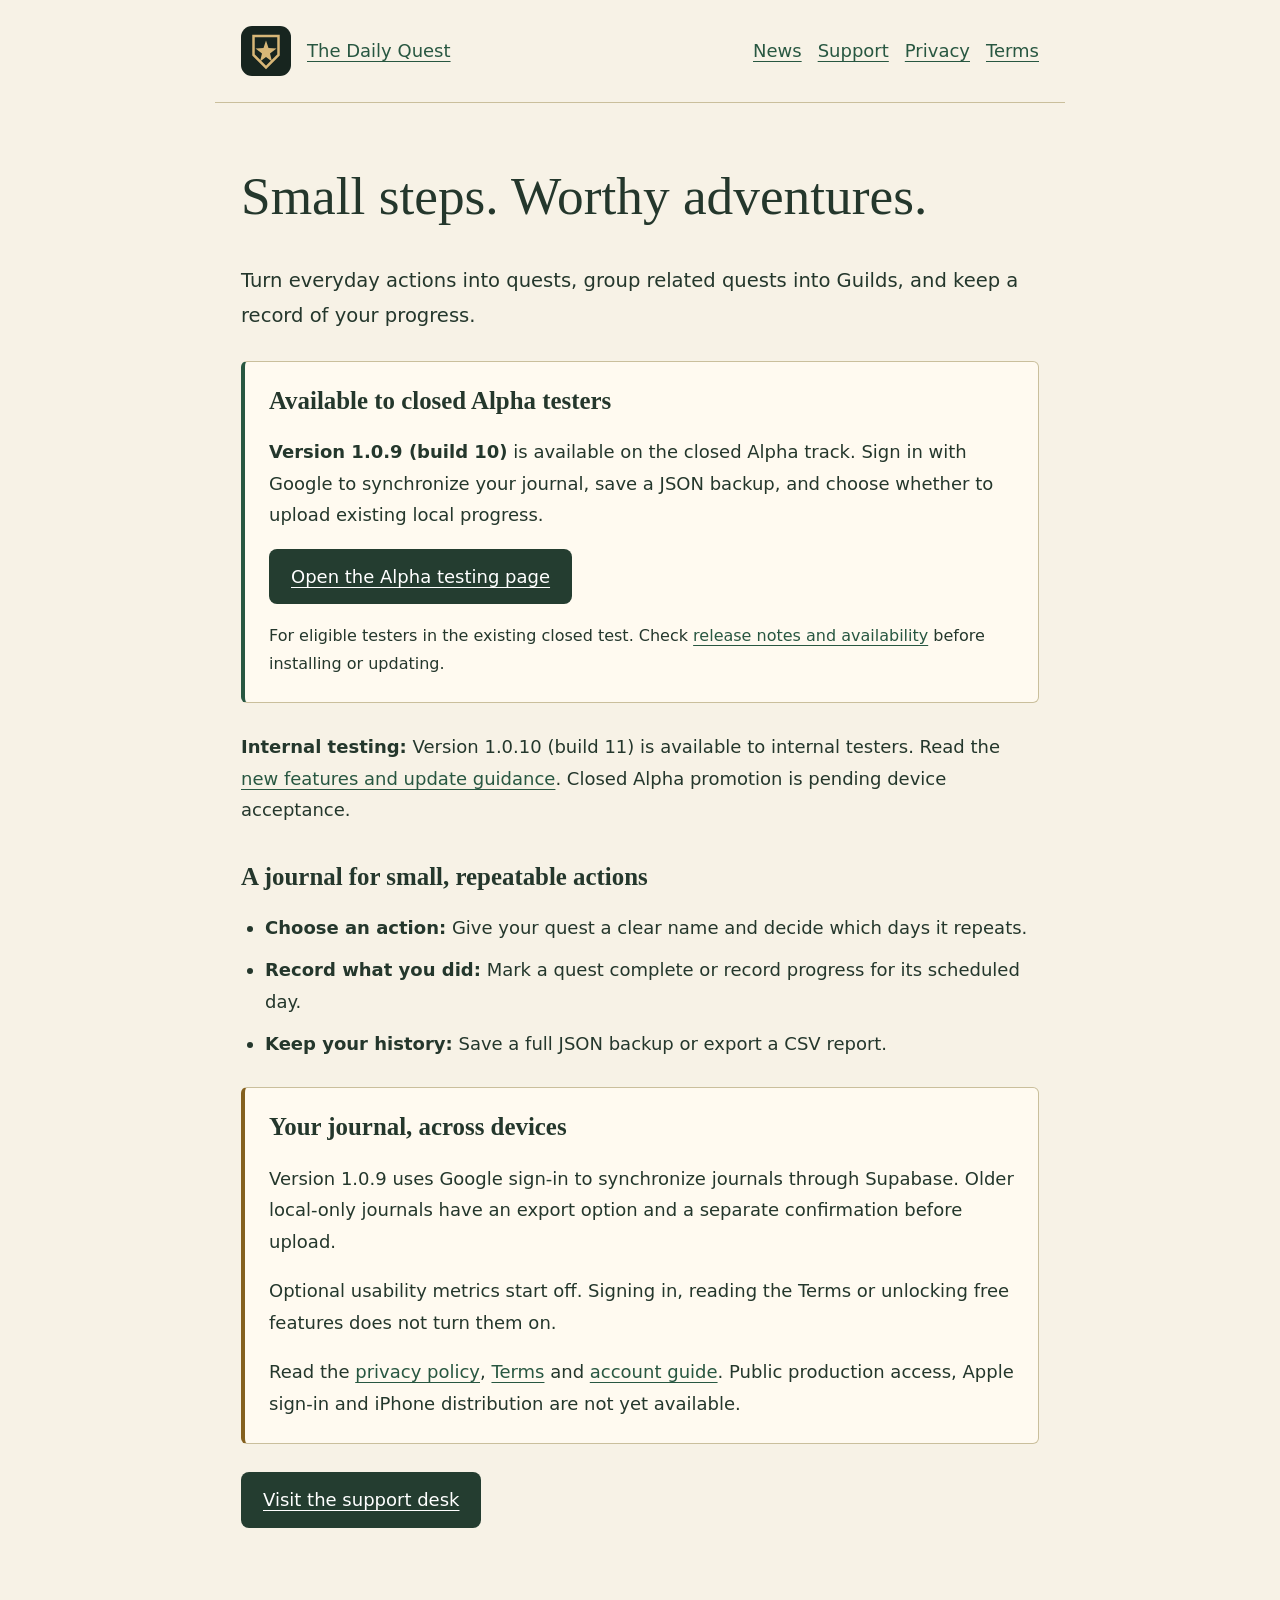
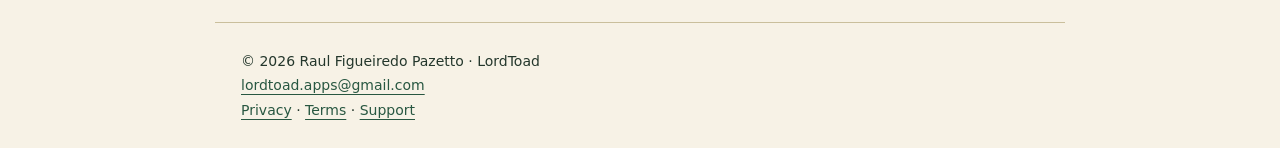
<file: index.html>
<!doctype html>
<html lang="en">
<head>
  <meta charset="utf-8">
  <meta name="viewport" content="width=device-width,initial-scale=1">
  <meta name="description" content="A fantasy quest journal for everyday actions. Find Android testing news, support and version-specific privacy information.">
  <title>Small steps. Worthy adventures. · The Daily Quest</title>
  <link rel="stylesheet" href="style.css">
  <link rel="icon" href="crest.svg">
</head>
<body>
  <a class="skip-link" href="#main">Skip to content</a>
  <header><img src="crest.svg" alt=""><a class="brand" href="./">The Daily Quest</a><nav aria-label="Main"><a href="news/">News</a><a href="support/">Support</a><a href="privacy/">Privacy</a><a href="terms/">Terms</a></nav></header>
  <main id="main" tabindex="-1">
    <h1>Small steps. Worthy adventures.</h1>
    <p class="lead">Turn everyday actions into quests, group related quests into Guilds, and keep a record of your progress.</p>
    <section class="notice" aria-labelledby="available-title">
      <h2 id="available-title">Available to closed Alpha testers</h2>
      <p><strong>Version 1.0.9 (build 10)</strong> is available on the closed Alpha track. Sign in with Google to synchronize your journal, save a JSON backup, and choose whether to upload existing local progress.</p>
      <p><a class="button" href="https://play.google.com/apps/testing/com.lordtoad.thedailyquest">Open the Alpha testing page</a></p>
      <p class="small">For eligible testers in the existing closed test. Check <a href="news/#release-1-0-9">release notes and availability</a> before installing or updating.</p>
    </section>
    <p><strong>Internal testing:</strong> Version 1.0.10 (build 11) is available to internal testers. Read the <a href="news/#release-1-0-10">new features and update guidance</a>. Closed Alpha promotion is pending device acceptance.</p><h2>A journal for small, repeatable actions</h2>
    <ul>
      <li><strong>Choose an action:</strong> Give your quest a clear name and decide which days it repeats.</li>
      <li><strong>Record what you did:</strong> Mark a quest complete or record progress for its scheduled day.</li>
      <li><strong>Keep your history:</strong> Save a full JSON backup or export a CSV report.</li>
    </ul>
    <section class="notice upcoming" aria-labelledby="upcoming-title">
      <h2 id="upcoming-title">Your journal, across devices</h2>
      <p>Version 1.0.9 uses Google sign-in to synchronize journals through Supabase. Older local-only journals have an export option and a separate confirmation before upload.</p>
      <p>Optional usability metrics start off. Signing in, reading the Terms or unlocking free features does not turn them on.</p>
      <p>Read the <a href="privacy/">privacy policy</a>, <a href="terms/">Terms</a> and <a href="support/#account-edition">account guide</a>. Public production access, Apple sign-in and iPhone distribution are not yet available.</p>
    </section>
    <p><a class="button" href="support/">Visit the support desk</a></p>
  </main>
  <footer>© 2026 Raul Figueiredo Pazetto · LordToad<br><a href="mailto:lordtoad.apps@gmail.com">lordtoad.apps@gmail.com</a><br><a href="privacy/">Privacy</a> · <a href="terms/">Terms</a> · <a href="support/">Support</a></footer>
</body>
</html>
</file>
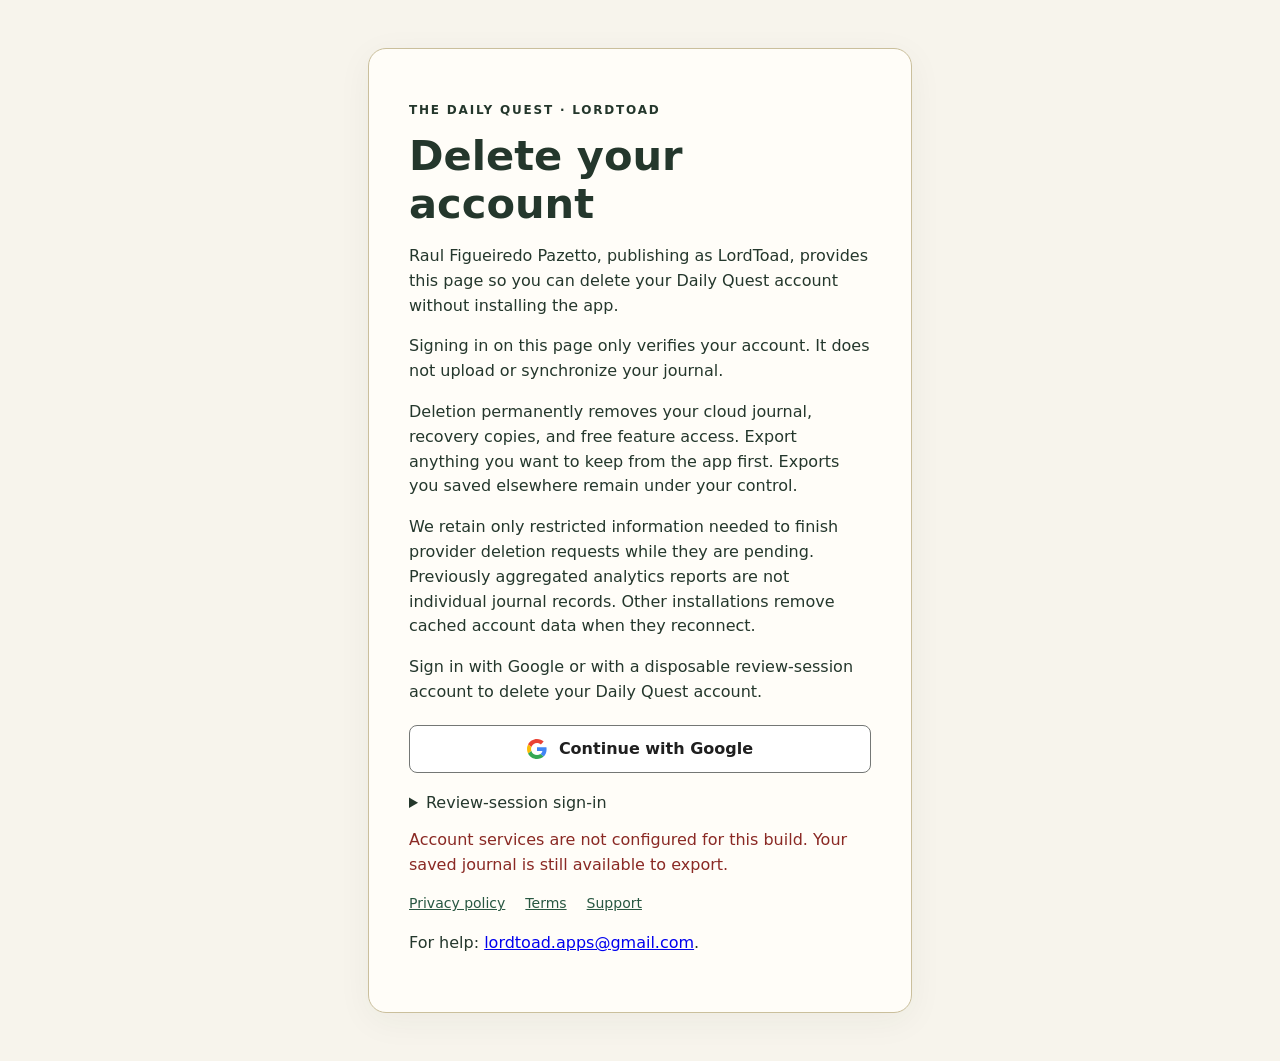
<file: delete-account/index.html>
<!doctype html>
<html lang="en"><head><meta charset="UTF-8"><meta name="viewport" content="width=device-width,initial-scale=1"><meta name="robots" content="noindex"><meta name="description" content="Delete your Daily Quest account and journal without reinstalling the app."><title>Delete account · The Daily Quest</title><style>*,*::before,*::after{box-sizing:border-box}body{margin:0;font-family:system-ui,sans-serif}button,input{font:inherit}button{cursor:pointer}a{overflow-wrap:anywhere}</style>  <script type="module" crossorigin src="./assets/index-0UFPtiDz.js"></script>
  <link rel="stylesheet" crossorigin href="./assets/index-T7b8GHg0.css">
</head><body><div id="root"></div></body></html>
</file>
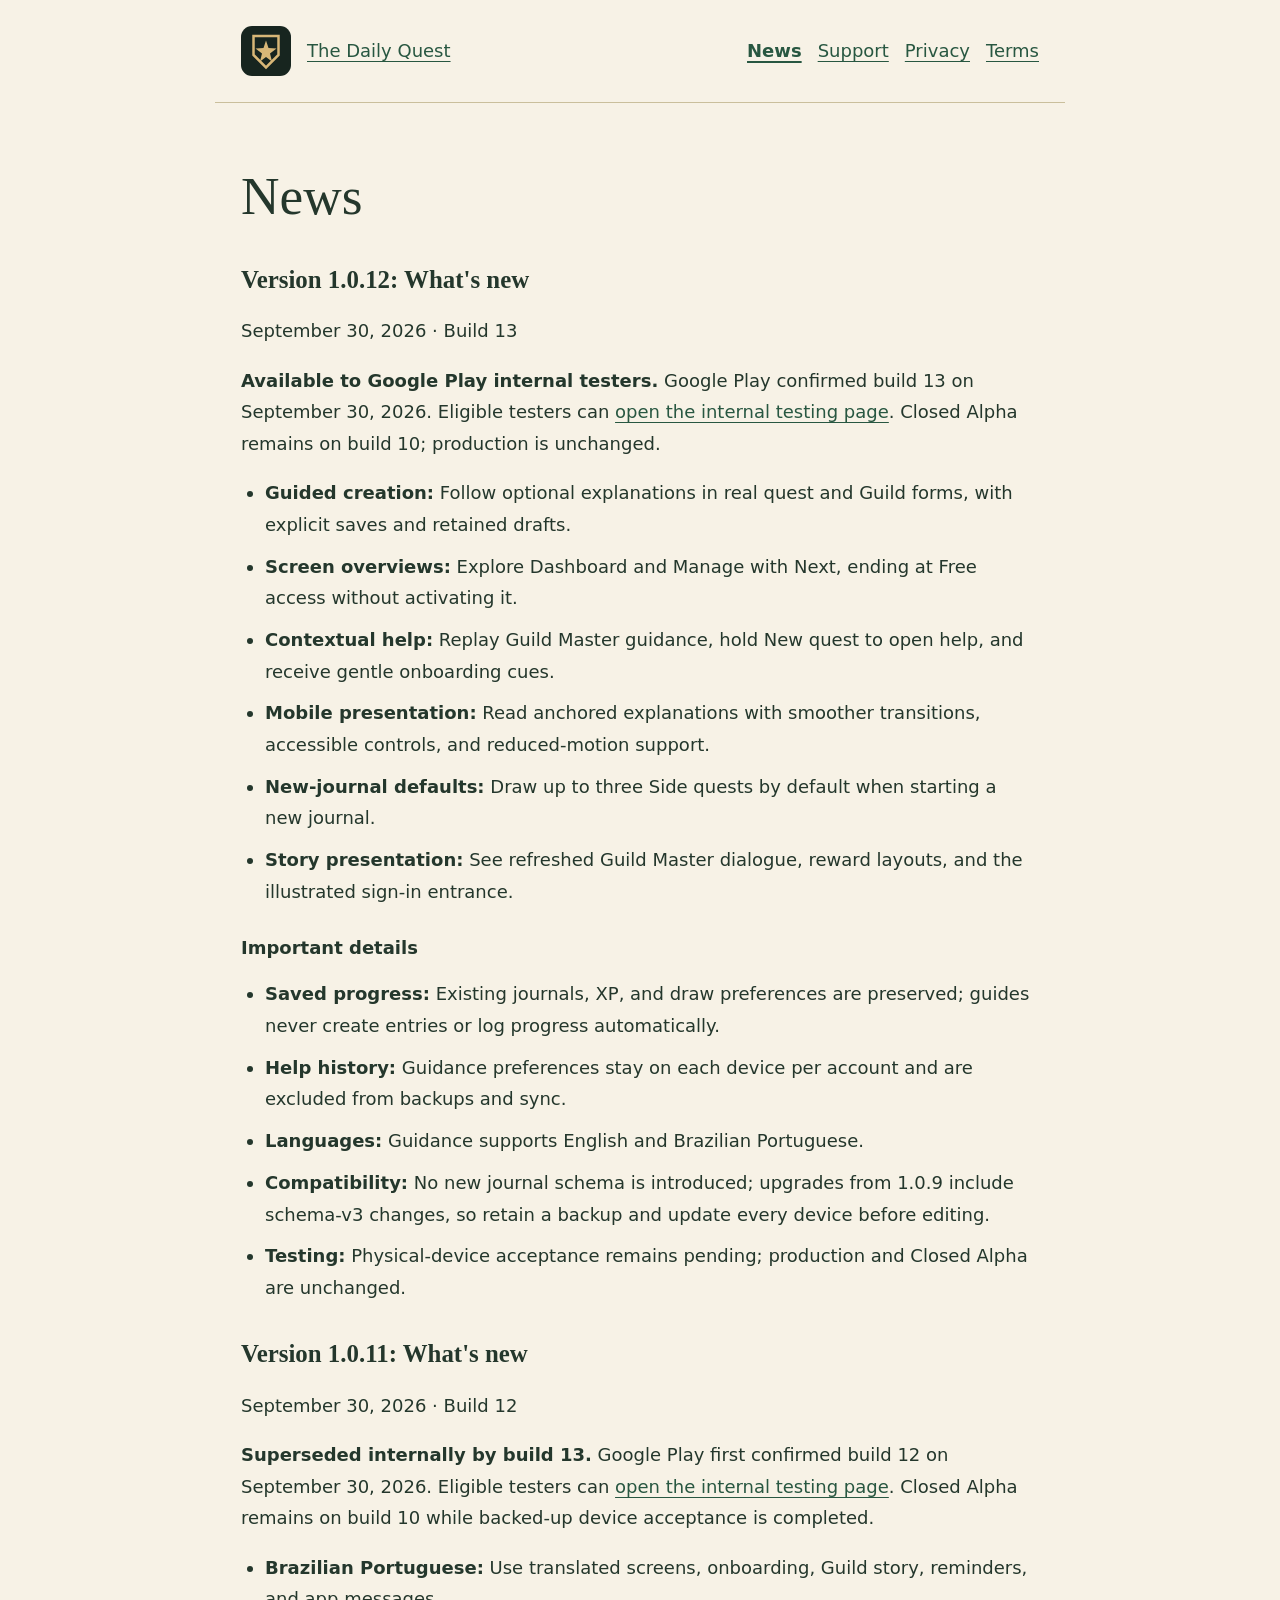
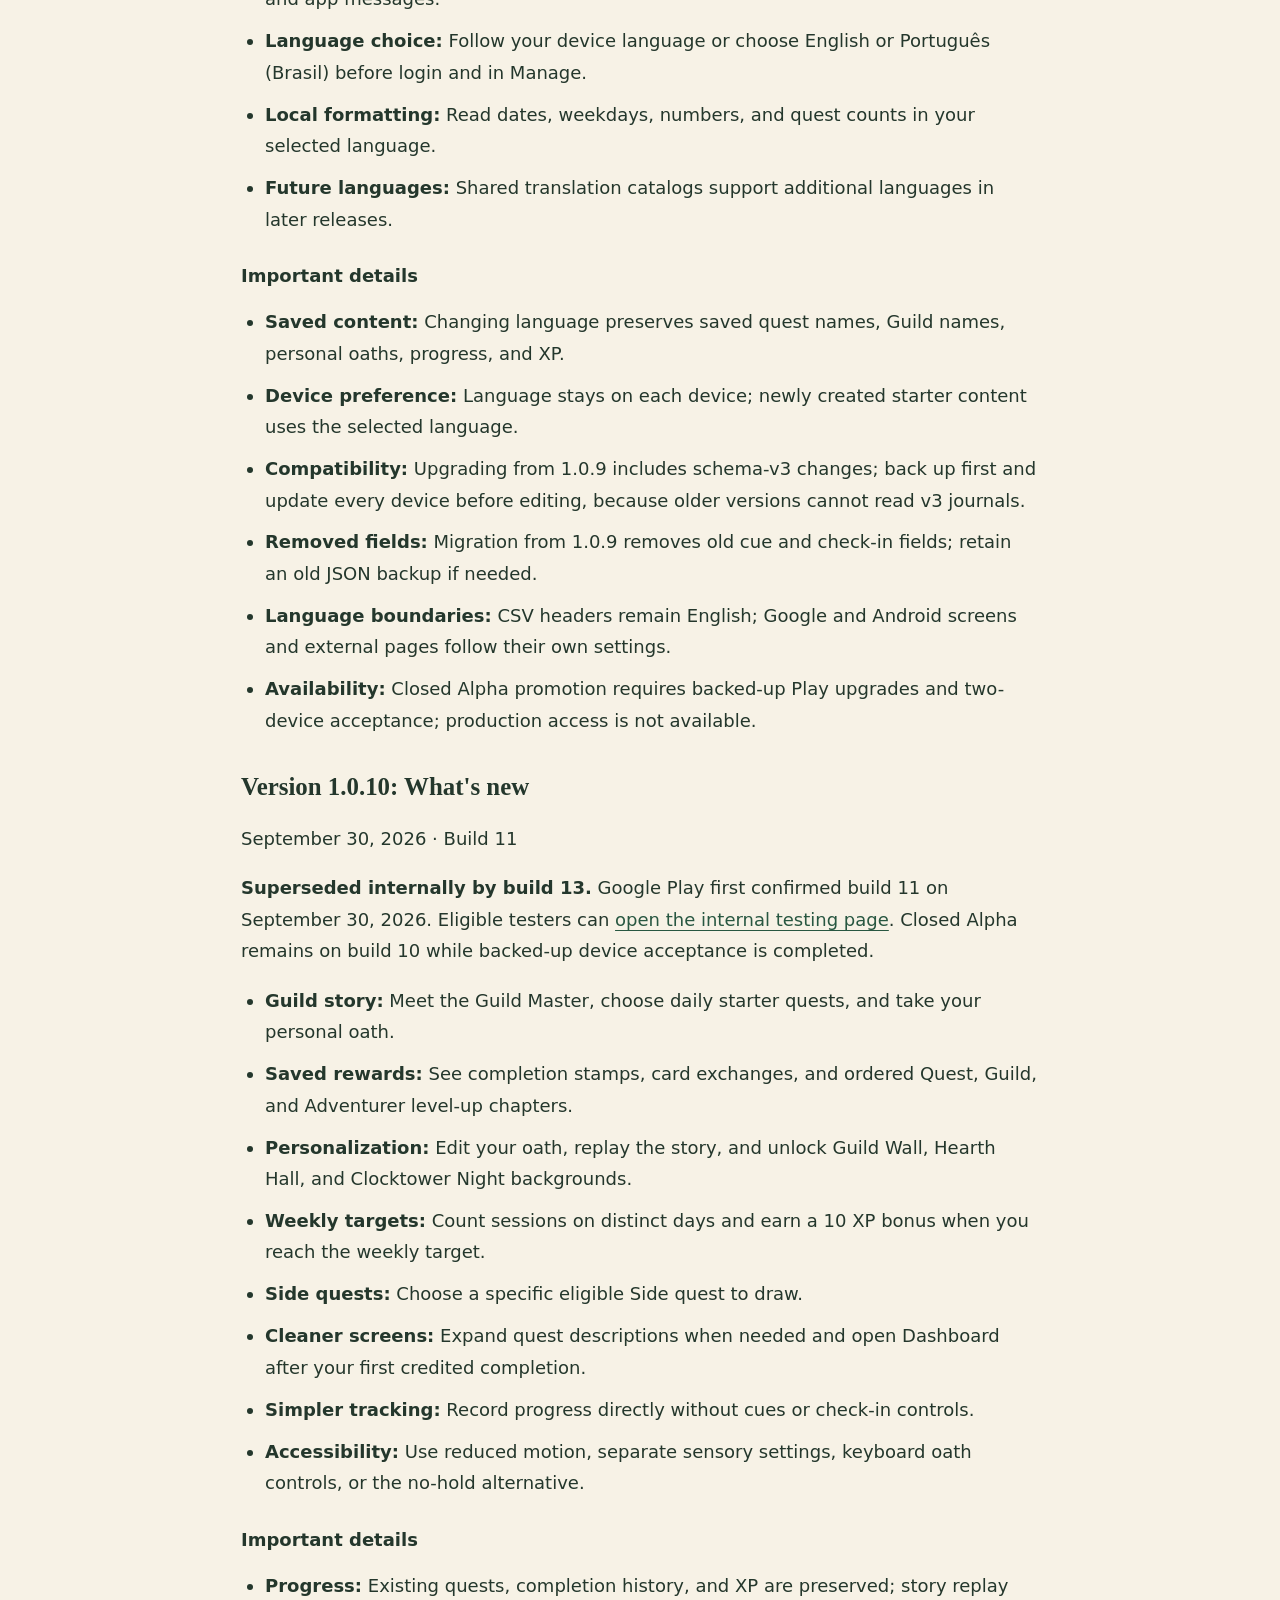
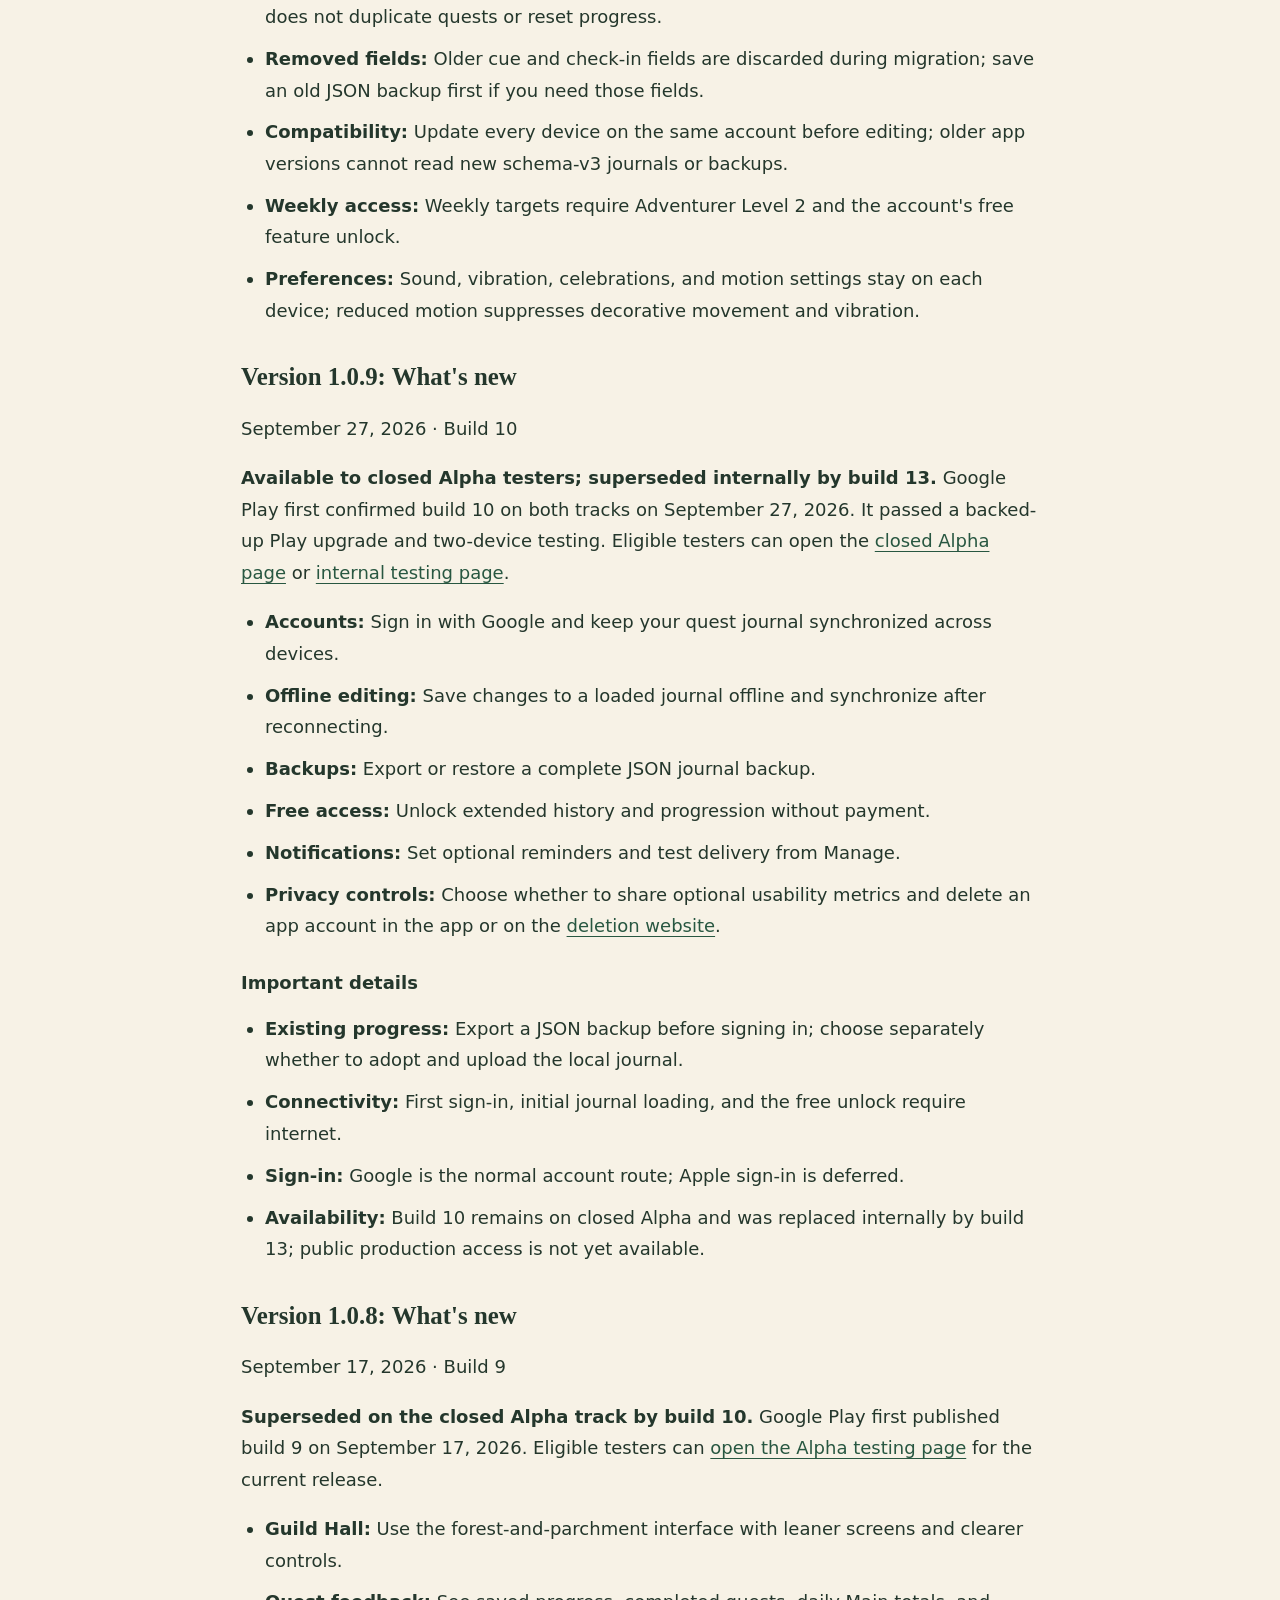
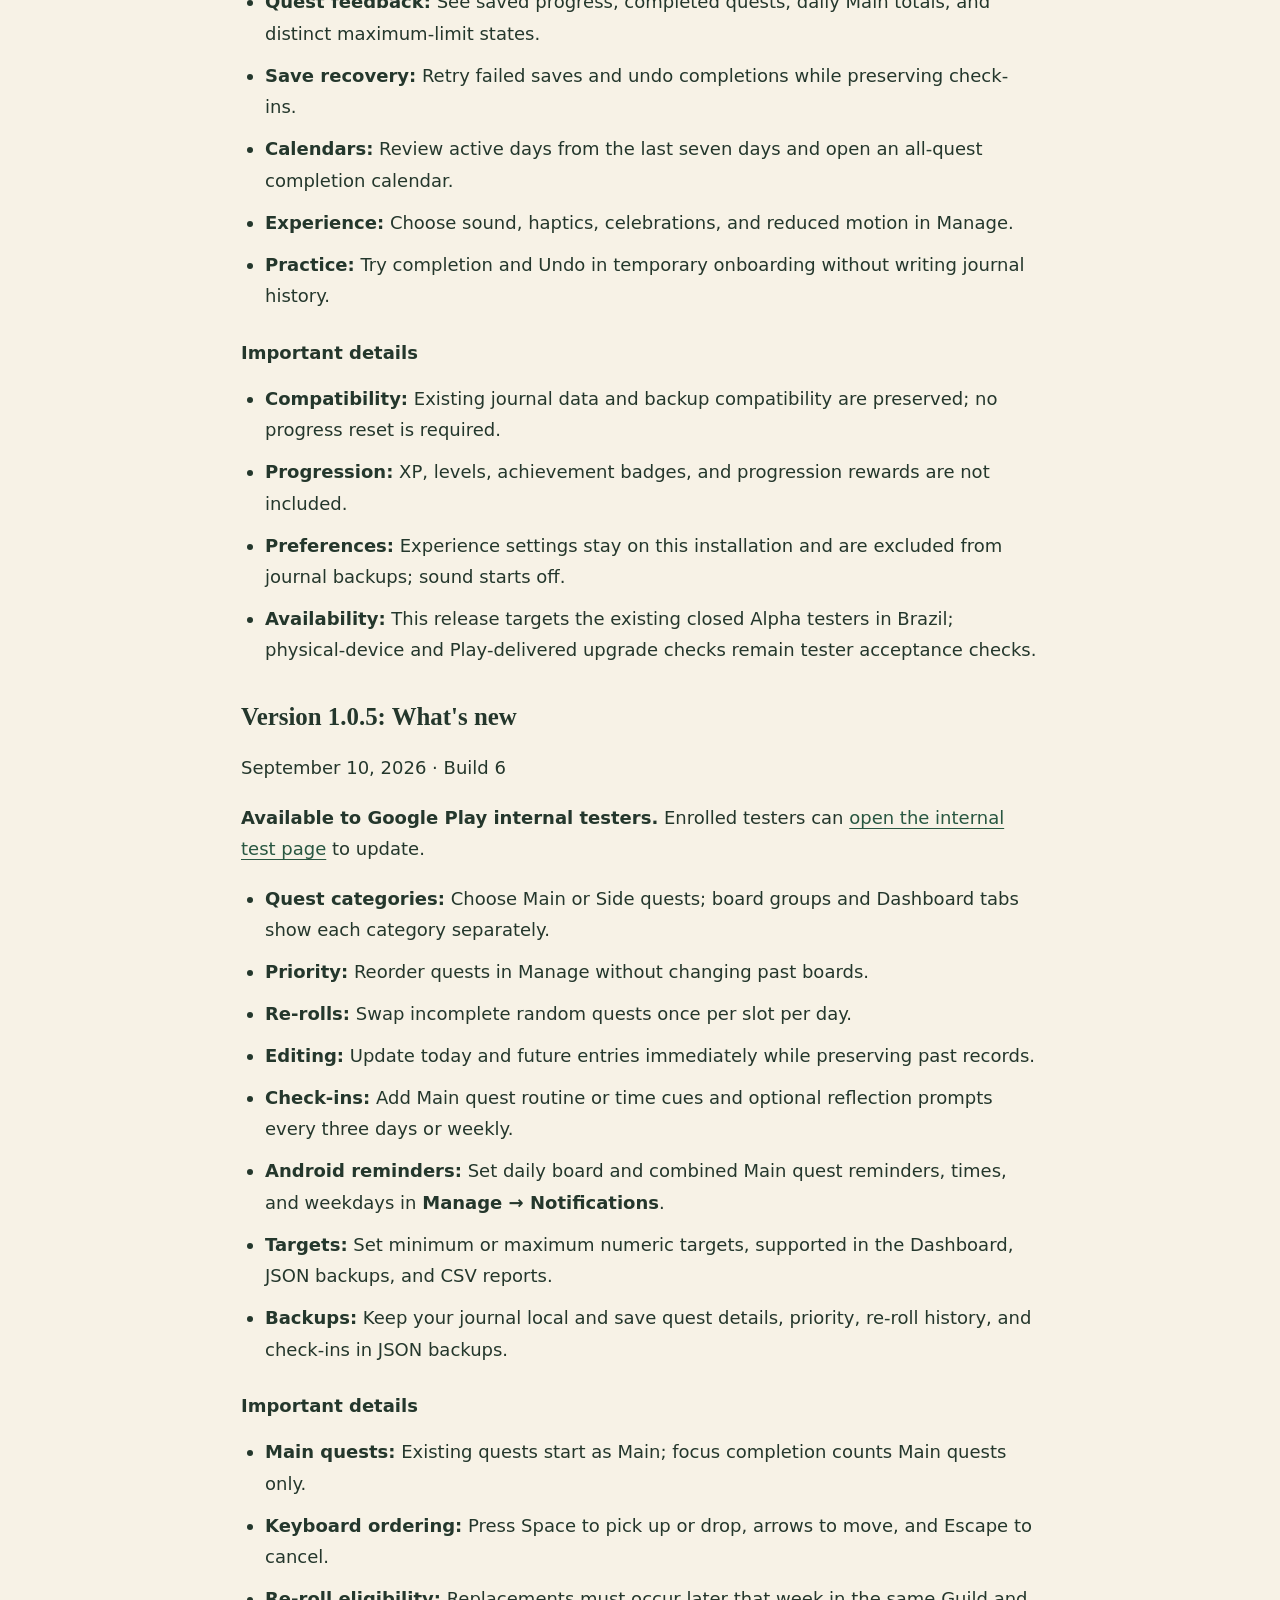
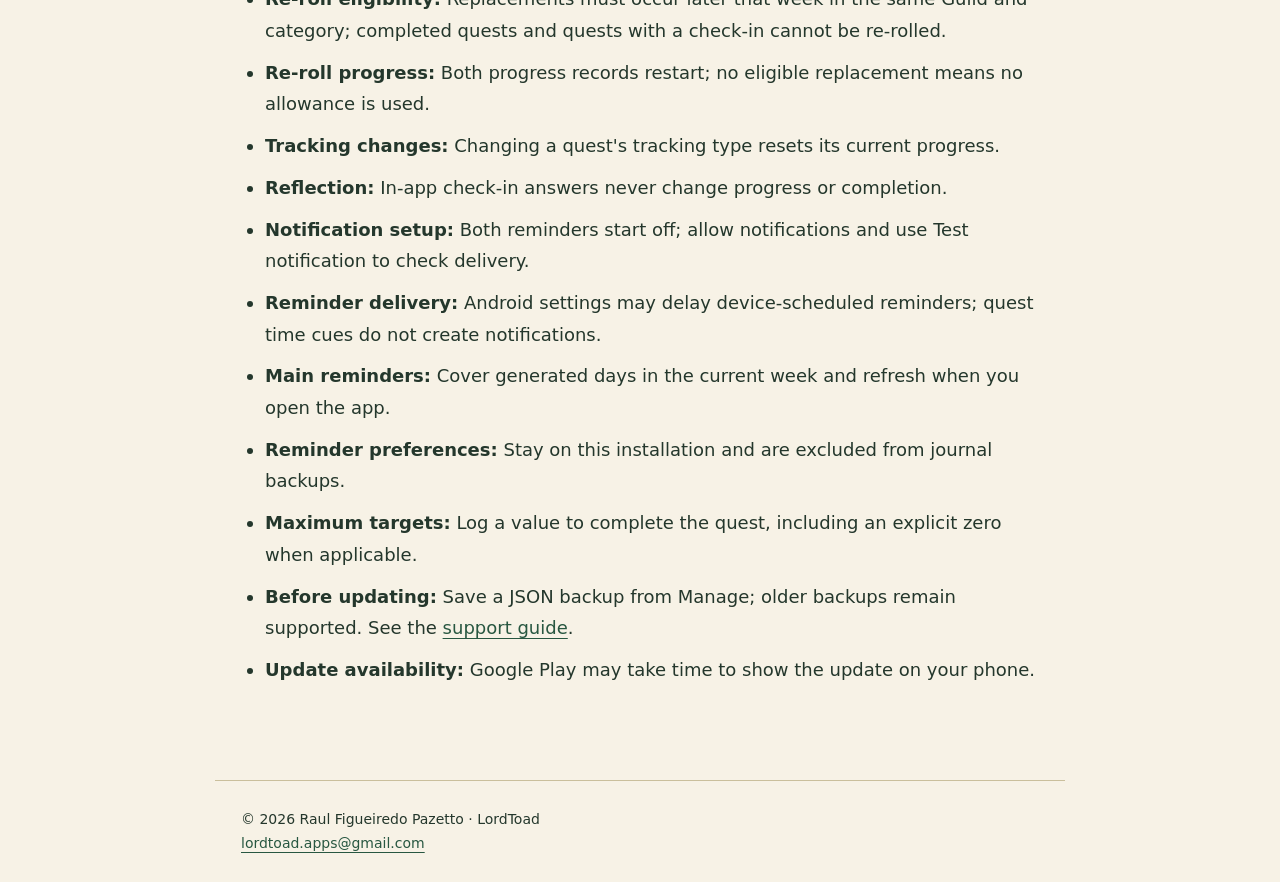
<file: news/index.html>
<!doctype html>
<html lang="en">
<head>
  <meta charset="utf-8">
  <meta name="viewport" content="width=device-width,initial-scale=1">
  <meta name="description" content="The Daily Quest release notes: new features, improvements, and important update details.">
  <title>News · The Daily Quest</title>
  <link rel="stylesheet" href="../style.css">
  <link rel="icon" href="../crest.svg">
</head>
<body>
  <a class="skip-link" href="#main">Skip to content</a>
  <header><img src="../crest.svg" alt=""><a href="../">The Daily Quest</a><nav aria-label="Main"><a href="./" aria-current="page">News</a><a href="../support/">Support</a><a href="../privacy/">Privacy</a><a href="../terms/">Terms</a></nav></header>
  <main id="main" tabindex="-1">
    <h1>News</h1>
    <article aria-labelledby="release-1-0-12">
      <h2 id="release-1-0-12">Version 1.0.12: What's new</h2>
      <p><time datetime="2026-09-30">September 30, 2026</time> &middot; Build 13</p>
      <p id="release-1-0-12-status"><strong>Available to Google Play internal testers.</strong> Google Play confirmed build 13 on September 30, 2026. Eligible testers can <a href="https://play.google.com/apps/internaltest/4701561660649429959">open the internal testing page</a>. Closed Alpha remains on build 10; production is unchanged.</p>
      <ul>
        <li><strong>Guided creation:</strong> Follow optional explanations in real quest and Guild forms, with explicit saves and retained drafts.</li>
        <li><strong>Screen overviews:</strong> Explore Dashboard and Manage with Next, ending at Free access without activating it.</li>
        <li><strong>Contextual help:</strong> Replay Guild Master guidance, hold New quest to open help, and receive gentle onboarding cues.</li>
        <li><strong>Mobile presentation:</strong> Read anchored explanations with smoother transitions, accessible controls, and reduced-motion support.</li>
        <li><strong>New-journal defaults:</strong> Draw up to three Side quests by default when starting a new journal.</li>
        <li><strong>Story presentation:</strong> See refreshed Guild Master dialogue, reward layouts, and the illustrated sign-in entrance.</li>
      </ul>
      <h3>Important details</h3>
      <ul>
        <li><strong>Saved progress:</strong> Existing journals, XP, and draw preferences are preserved; guides never create entries or log progress automatically.</li>
        <li><strong>Help history:</strong> Guidance preferences stay on each device per account and are excluded from backups and sync.</li>
        <li><strong>Languages:</strong> Guidance supports English and Brazilian Portuguese.</li>
        <li><strong>Compatibility:</strong> No new journal schema is introduced; upgrades from 1.0.9 include schema-v3 changes, so retain a backup and update every device before editing.</li>
        <li><strong>Testing:</strong> Physical-device acceptance remains pending; production and Closed Alpha are unchanged.</li>
      </ul>
    </article>
    <article aria-labelledby="release-1-0-11">
      <h2 id="release-1-0-11">Version 1.0.11: What's new</h2>
      <p><time datetime="2026-09-30">September 30, 2026</time> · Build 12</p>
      <p id="release-1-0-11-status"><strong>Superseded internally by build 13.</strong> Google Play first confirmed build 12 on September 30, 2026. Eligible testers can <a href="https://play.google.com/apps/internaltest/4701561660649429959">open the internal testing page</a>. Closed Alpha remains on build 10 while backed-up device acceptance is completed.</p>
      <ul>
        <li><strong>Brazilian Portuguese:</strong> Use translated screens, onboarding, Guild story, reminders, and app messages.</li>
        <li><strong>Language choice:</strong> Follow your device language or choose English or Português (Brasil) before login and in Manage.</li>
        <li><strong>Local formatting:</strong> Read dates, weekdays, numbers, and quest counts in your selected language.</li>
        <li><strong>Future languages:</strong> Shared translation catalogs support additional languages in later releases.</li>
      </ul>
      <h3>Important details</h3>
      <ul>
        <li><strong>Saved content:</strong> Changing language preserves saved quest names, Guild names, personal oaths, progress, and XP.</li>
        <li><strong>Device preference:</strong> Language stays on each device; newly created starter content uses the selected language.</li>
        <li><strong>Compatibility:</strong> Upgrading from 1.0.9 includes schema-v3 changes; back up first and update every device before editing, because older versions cannot read v3 journals.</li>
        <li><strong>Removed fields:</strong> Migration from 1.0.9 removes old cue and check-in fields; retain an old JSON backup if needed.</li>
        <li><strong>Language boundaries:</strong> CSV headers remain English; Google and Android screens and external pages follow their own settings.</li>
        <li><strong>Availability:</strong> Closed Alpha promotion requires backed-up Play upgrades and two-device acceptance; production access is not available.</li>
      </ul>
    </article>
    <article aria-labelledby="release-1-0-10">
      <h2 id="release-1-0-10">Version 1.0.10: What's new</h2>
      <p><time datetime="2026-09-30">September 30, 2026</time> · Build 11</p>
      <p id="release-1-0-10-status"><strong>Superseded internally by build 13.</strong> Google Play first confirmed build 11 on September 30, 2026. Eligible testers can <a href="https://play.google.com/apps/internaltest/4701561660649429959">open the internal testing page</a>. Closed Alpha remains on build 10 while backed-up device acceptance is completed.</p>
      <ul>
        <li><strong>Guild story:</strong> Meet the Guild Master, choose daily starter quests, and take your personal oath.</li>
        <li><strong>Saved rewards:</strong> See completion stamps, card exchanges, and ordered Quest, Guild, and Adventurer level-up chapters.</li>
        <li><strong>Personalization:</strong> Edit your oath, replay the story, and unlock Guild Wall, Hearth Hall, and Clocktower Night backgrounds.</li>
        <li><strong>Weekly targets:</strong> Count sessions on distinct days and earn a 10 XP bonus when you reach the weekly target.</li>
        <li><strong>Side quests:</strong> Choose a specific eligible Side quest to draw.</li>
        <li><strong>Cleaner screens:</strong> Expand quest descriptions when needed and open Dashboard after your first credited completion.</li>
        <li><strong>Simpler tracking:</strong> Record progress directly without cues or check-in controls.</li>
        <li><strong>Accessibility:</strong> Use reduced motion, separate sensory settings, keyboard oath controls, or the no-hold alternative.</li>
      </ul>
      <h3>Important details</h3>
      <ul>
        <li><strong>Progress:</strong> Existing quests, completion history, and XP are preserved; story replay does not duplicate quests or reset progress.</li>
        <li><strong>Removed fields:</strong> Older cue and check-in fields are discarded during migration; save an old JSON backup first if you need those fields.</li>
        <li><strong>Compatibility:</strong> Update every device on the same account before editing; older app versions cannot read new schema-v3 journals or backups.</li>
        <li><strong>Weekly access:</strong> Weekly targets require Adventurer Level 2 and the account's free feature unlock.</li>
        <li><strong>Preferences:</strong> Sound, vibration, celebrations, and motion settings stay on each device; reduced motion suppresses decorative movement and vibration.</li>
      </ul>
    </article>
    <article aria-labelledby="release-1-0-9">
      <h2 id="release-1-0-9">Version 1.0.9: What's new</h2>
      <p><time datetime="2026-09-27">September 27, 2026</time> · Build 10</p>
      <p id="release-1-0-9-status"><strong>Available to closed Alpha testers; superseded internally by build 13.</strong> Google Play first confirmed build 10 on both tracks on September 27, 2026. It passed a backed-up Play upgrade and two-device testing. Eligible testers can open the <a href="https://play.google.com/apps/testing/com.lordtoad.thedailyquest">closed Alpha page</a> or <a href="https://play.google.com/apps/internaltest/4701561660649429959">internal testing page</a>.</p>
      <ul>
        <li><strong>Accounts:</strong> Sign in with Google and keep your quest journal synchronized across devices.</li>
        <li><strong>Offline editing:</strong> Save changes to a loaded journal offline and synchronize after reconnecting.</li>
        <li><strong>Backups:</strong> Export or restore a complete JSON journal backup.</li>
        <li><strong>Free access:</strong> Unlock extended history and progression without payment.</li>
        <li><strong>Notifications:</strong> Set optional reminders and test delivery from Manage.</li>
        <li><strong>Privacy controls:</strong> Choose whether to share optional usability metrics and delete an app account in the app or on the <a href="../delete-account/">deletion website</a>.</li>
      </ul>
      <h3>Important details</h3>
      <ul>
        <li><strong>Existing progress:</strong> Export a JSON backup before signing in; choose separately whether to adopt and upload the local journal.</li>
        <li><strong>Connectivity:</strong> First sign-in, initial journal loading, and the free unlock require internet.</li>
        <li><strong>Sign-in:</strong> Google is the normal account route; Apple sign-in is deferred.</li>
        <li><strong>Availability:</strong> Build 10 remains on closed Alpha and was replaced internally by build 13; public production access is not yet available.</li>
      </ul>
    </article>
    <article aria-labelledby="release-1-0-8">
      <h2 id="release-1-0-8">Version 1.0.8: What's new</h2>
      <p><time datetime="2026-09-17">September 17, 2026</time> · Build 9</p>
      <p id="release-1-0-8-status"><strong>Superseded on the closed Alpha track by build 10.</strong> Google Play first published build 9 on September 17, 2026. Eligible testers can <a href="https://play.google.com/apps/testing/com.lordtoad.thedailyquest">open the Alpha testing page</a> for the current release.</p>
      <ul>
        <li><strong>Guild Hall:</strong> Use the forest-and-parchment interface with leaner screens and clearer controls.</li>
        <li><strong>Quest feedback:</strong> See saved progress, completed quests, daily Main totals, and distinct maximum-limit states.</li>
        <li><strong>Save recovery:</strong> Retry failed saves and undo completions while preserving check-ins.</li>
        <li><strong>Calendars:</strong> Review active days from the last seven days and open an all-quest completion calendar.</li>
        <li><strong>Experience:</strong> Choose sound, haptics, celebrations, and reduced motion in Manage.</li>
        <li><strong>Practice:</strong> Try completion and Undo in temporary onboarding without writing journal history.</li>
      </ul>
      <h3>Important details</h3>
      <ul>
        <li><strong>Compatibility:</strong> Existing journal data and backup compatibility are preserved; no progress reset is required.</li>
        <li><strong>Progression:</strong> XP, levels, achievement badges, and progression rewards are not included.</li>
        <li><strong>Preferences:</strong> Experience settings stay on this installation and are excluded from journal backups; sound starts off.</li>
        <li><strong>Availability:</strong> This release targets the existing closed Alpha testers in Brazil; physical-device and Play-delivered upgrade checks remain tester acceptance checks.</li>
      </ul>
    </article>
    <article aria-labelledby="release-1-0-5">
      <h2 id="release-1-0-5">Version 1.0.5: What's new</h2>
      <p><time datetime="2026-09-10">September 10, 2026</time> · Build 6</p>
      <p id="release-status"><strong>Available to Google Play internal testers.</strong> Enrolled testers can <a href="https://play.google.com/apps/internaltest/4701561660649429959">open the internal test page</a> to update.</p>
      <ul>
        <li><strong>Quest categories:</strong> Choose Main or Side quests; board groups and Dashboard tabs show each category separately.</li>
        <li><strong>Priority:</strong> Reorder quests in Manage without changing past boards.</li>
        <li><strong>Re-rolls:</strong> Swap incomplete random quests once per slot per day.</li>
        <li><strong>Editing:</strong> Update today and future entries immediately while preserving past records.</li>
        <li><strong>Check-ins:</strong> Add Main quest routine or time cues and optional reflection prompts every three days or weekly.</li>
        <li><strong>Android reminders:</strong> Set daily board and combined Main quest reminders, times, and weekdays in <strong>Manage → Notifications</strong>.</li>
        <li><strong>Targets:</strong> Set minimum or maximum numeric targets, supported in the Dashboard, JSON backups, and CSV reports.</li>
        <li><strong>Backups:</strong> Keep your journal local and save quest details, priority, re-roll history, and check-ins in JSON backups.</li>
      </ul>
      <h3>Important details</h3>
      <ul>
        <li><strong>Main quests:</strong> Existing quests start as Main; focus completion counts Main quests only.</li>
        <li><strong>Keyboard ordering:</strong> Press Space to pick up or drop, arrows to move, and Escape to cancel.</li>
        <li><strong>Re-roll eligibility:</strong> Replacements must occur later that week in the same Guild and category; completed quests and quests with a check-in cannot be re-rolled.</li>
        <li><strong>Re-roll progress:</strong> Both progress records restart; no eligible replacement means no allowance is used.</li>
        <li><strong>Tracking changes:</strong> Changing a quest's tracking type resets its current progress.</li>
        <li><strong>Reflection:</strong> In-app check-in answers never change progress or completion.</li>
        <li><strong>Notification setup:</strong> Both reminders start off; allow notifications and use Test notification to check delivery.</li>
        <li><strong>Reminder delivery:</strong> Android settings may delay device-scheduled reminders; quest time cues do not create notifications.</li>
        <li><strong>Main reminders:</strong> Cover generated days in the current week and refresh when you open the app.</li>
        <li><strong>Reminder preferences:</strong> Stay on this installation and are excluded from journal backups.</li>
        <li><strong>Maximum targets:</strong> Log a value to complete the quest, including an explicit zero when applicable.</li>
        <li><strong>Before updating:</strong> Save a JSON backup from Manage; older backups remain supported. See the <a href="../support/">support guide</a>.</li>
        <li><strong>Update availability:</strong> Google Play may take time to show the update on your phone.</li>
      </ul>
    </article>
  </main>
  <footer>© 2026 Raul Figueiredo Pazetto · LordToad<br><a href="mailto:lordtoad.apps@gmail.com">lordtoad.apps@gmail.com</a></footer>
</body>
</html>
</file>
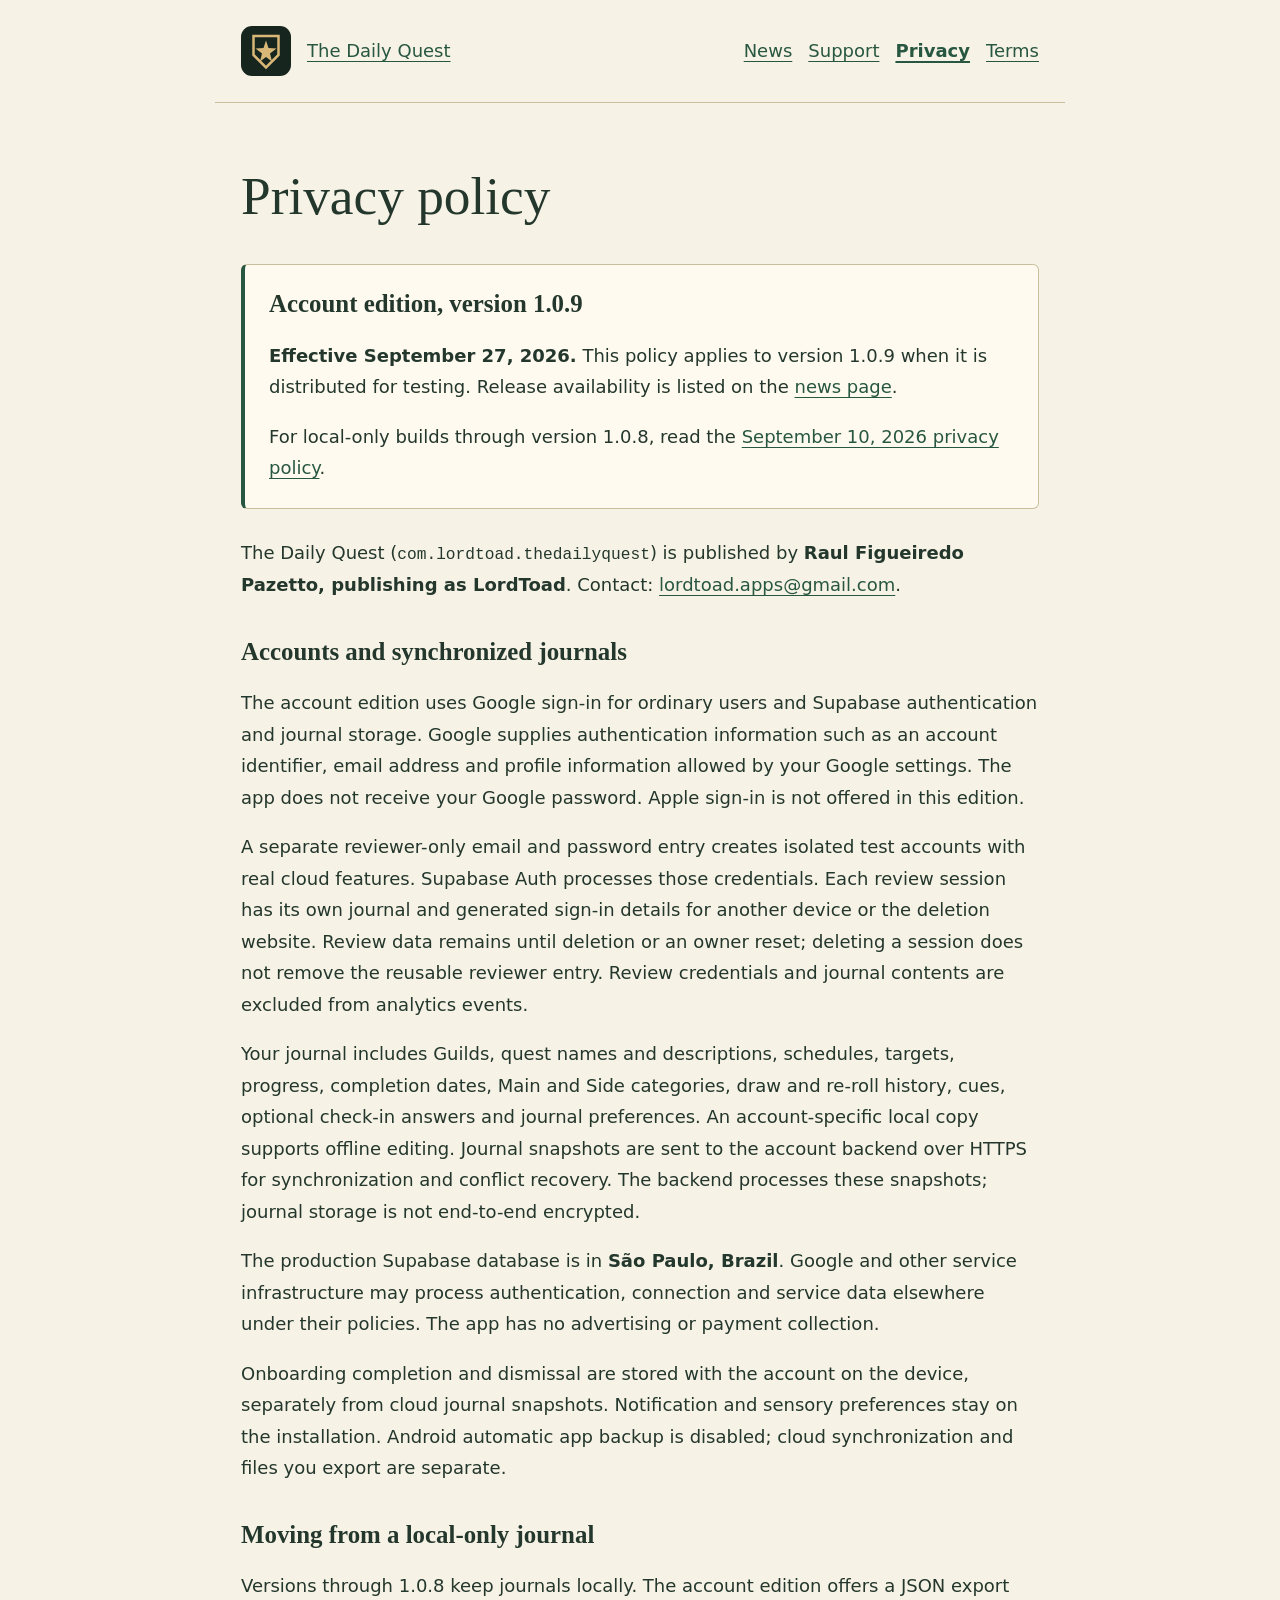
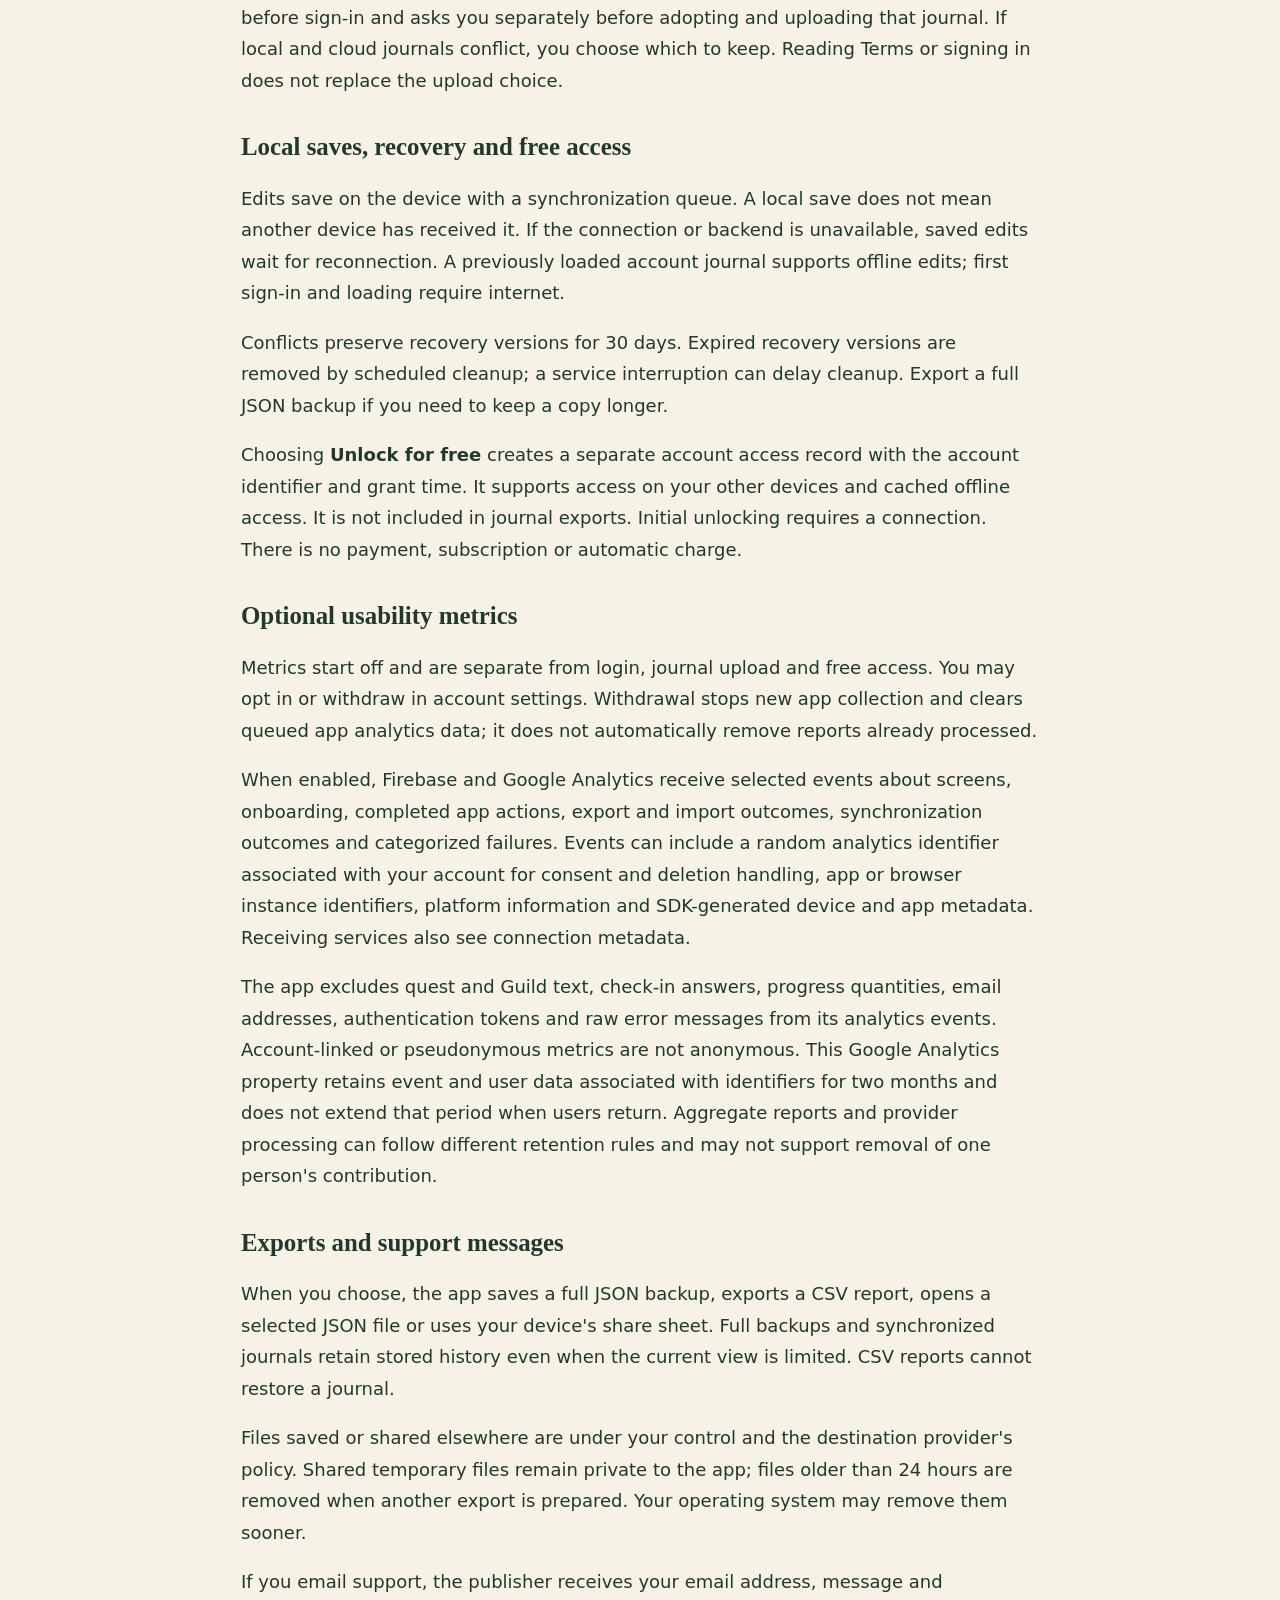
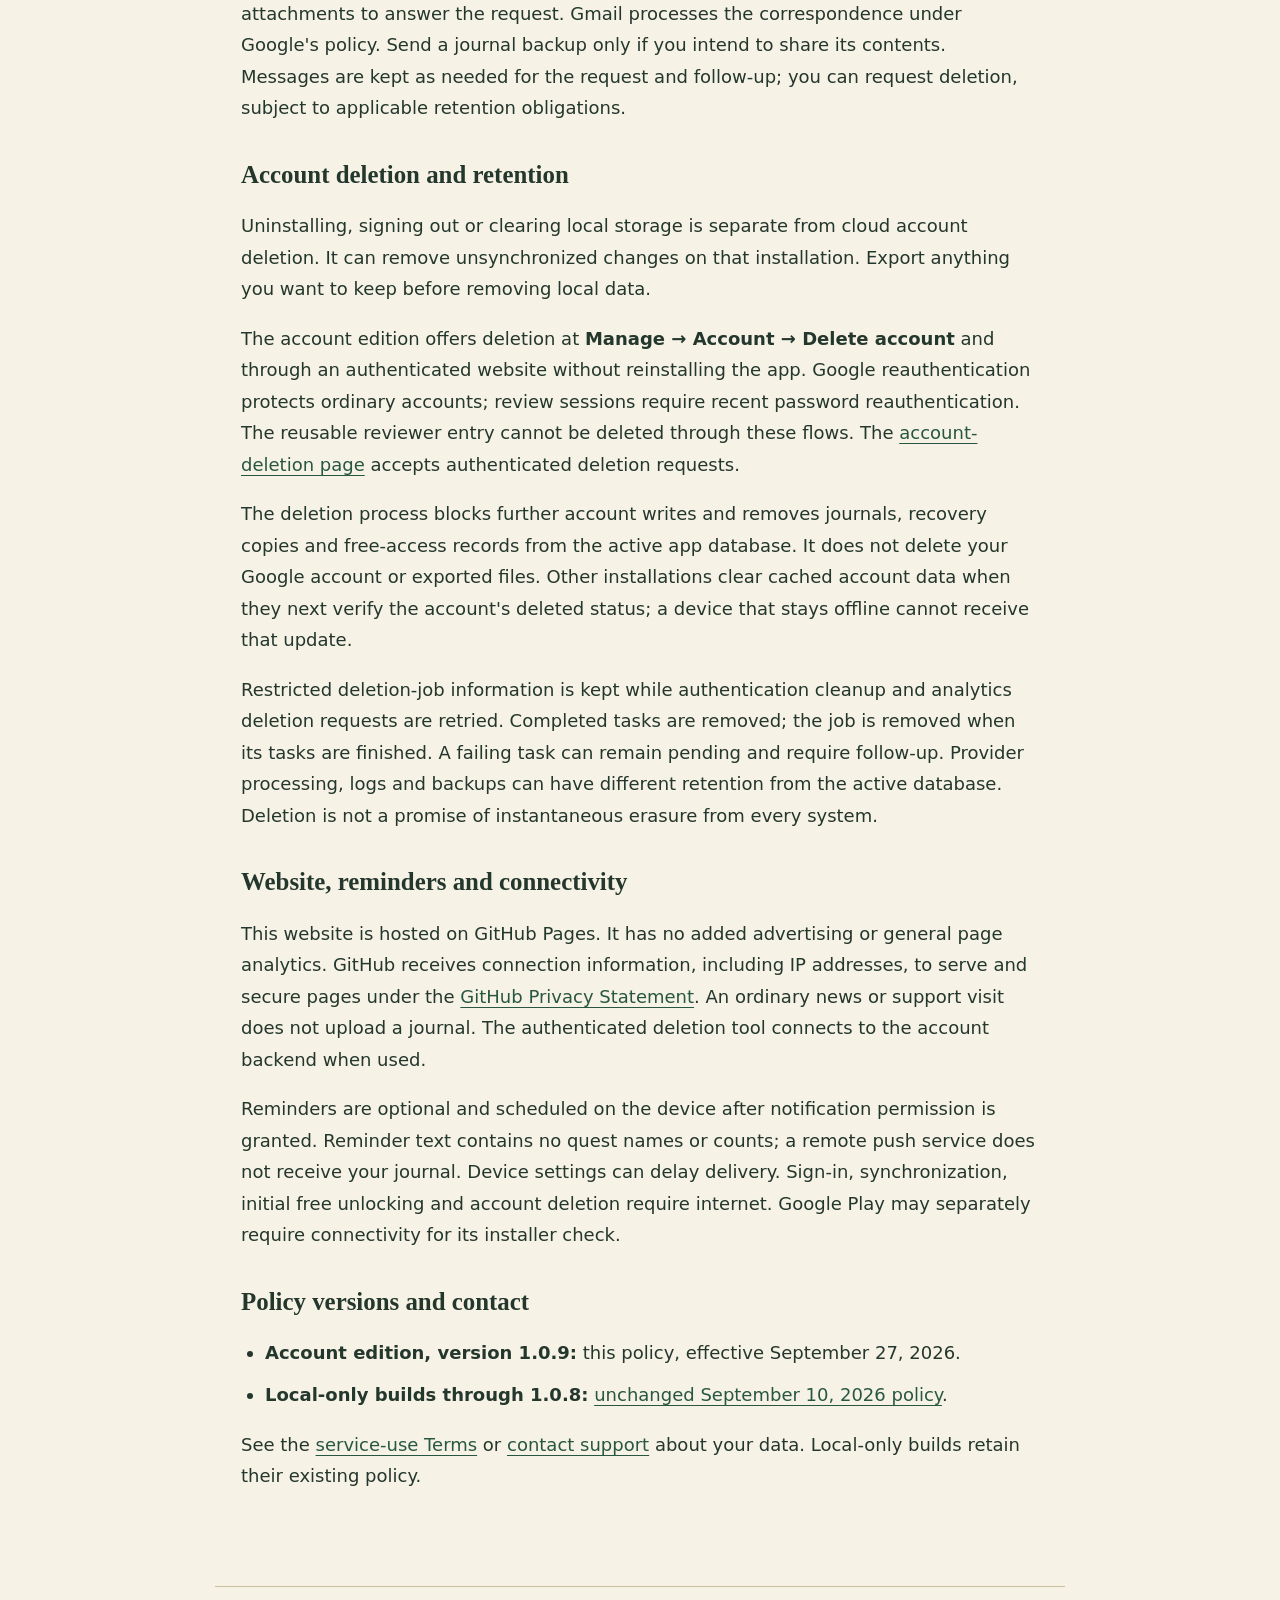
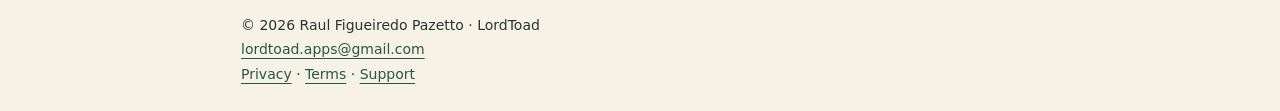
<file: privacy/index.html>
<!doctype html>
<html lang="en">
<head>
  <meta charset="utf-8">
  <meta name="viewport" content="width=device-width,initial-scale=1">
  <meta name="description" content="Privacy policy for The Daily Quest account edition, with the original local-only policy retained.">
  <title>Privacy policy · The Daily Quest</title>
  <link rel="stylesheet" href="../style.css">
  <link rel="icon" href="../crest.svg">
</head>
<body>
  <a class="skip-link" href="#main">Skip to content</a>
  <header><img src="../crest.svg" alt=""><a class="brand" href="../">The Daily Quest</a><nav aria-label="Main"><a href="../news/">News</a><a href="../support/">Support</a><a href="../privacy/" aria-current="page">Privacy</a><a href="../terms/">Terms</a></nav></header>
  <main id="main" tabindex="-1">
    <h1>Privacy policy</h1>
    <aside class="notice" aria-labelledby="privacy-status">
      <h2 id="privacy-status">Account edition, version 1.0.9</h2>
      <p><strong>Effective September 27, 2026.</strong> This policy applies to version 1.0.9 when it is distributed for testing. Release availability is listed on the <a href="../news/">news page</a>.</p>
      <p>For local-only builds through version 1.0.8, read the <a href="2026-09-10.html">September 10, 2026 privacy policy</a>.</p>
    </aside>
    <p>The Daily Quest (<code>com.lordtoad.thedailyquest</code>) is published by <strong>Raul Figueiredo Pazetto, publishing as LordToad</strong>. Contact: <a href="mailto:lordtoad.apps@gmail.com">lordtoad.apps@gmail.com</a>.</p>
    <h2>Accounts and synchronized journals</h2>
    <p>The account edition uses Google sign-in for ordinary users and Supabase authentication and journal storage. Google supplies authentication information such as an account identifier, email address and profile information allowed by your Google settings. The app does not receive your Google password. Apple sign-in is not offered in this edition.</p>
    <p>A separate reviewer-only email and password entry creates isolated test accounts with real cloud features. Supabase Auth processes those credentials. Each review session has its own journal and generated sign-in details for another device or the deletion website. Review data remains until deletion or an owner reset; deleting a session does not remove the reusable reviewer entry. Review credentials and journal contents are excluded from analytics events.</p>
    <p>Your journal includes Guilds, quest names and descriptions, schedules, targets, progress, completion dates, Main and Side categories, draw and re-roll history, cues, optional check-in answers and journal preferences. An account-specific local copy supports offline editing. Journal snapshots are sent to the account backend over HTTPS for synchronization and conflict recovery. The backend processes these snapshots; journal storage is not end-to-end encrypted.</p>
    <p>The production Supabase database is in <strong>São Paulo, Brazil</strong>. Google and other service infrastructure may process authentication, connection and service data elsewhere under their policies. The app has no advertising or payment collection.</p>
    <p>Onboarding completion and dismissal are stored with the account on the device, separately from cloud journal snapshots. Notification and sensory preferences stay on the installation. Android automatic app backup is disabled; cloud synchronization and files you export are separate.</p>
    <h2>Moving from a local-only journal</h2>
    <p>Versions through 1.0.8 keep journals locally. The account edition offers a JSON export before sign-in and asks you separately before adopting and uploading that journal. If local and cloud journals conflict, you choose which to keep. Reading Terms or signing in does not replace the upload choice.</p>
    <h2>Local saves, recovery and free access</h2>
    <p>Edits save on the device with a synchronization queue. A local save does not mean another device has received it. If the connection or backend is unavailable, saved edits wait for reconnection. A previously loaded account journal supports offline edits; first sign-in and loading require internet.</p>
    <p>Conflicts preserve recovery versions for 30 days. Expired recovery versions are removed by scheduled cleanup; a service interruption can delay cleanup. Export a full JSON backup if you need to keep a copy longer.</p>
    <p>Choosing <strong>Unlock for free</strong> creates a separate account access record with the account identifier and grant time. It supports access on your other devices and cached offline access. It is not included in journal exports. Initial unlocking requires a connection. There is no payment, subscription or automatic charge.</p>
    <h2>Optional usability metrics</h2>
    <p>Metrics start off and are separate from login, journal upload and free access. You may opt in or withdraw in account settings. Withdrawal stops new app collection and clears queued app analytics data; it does not automatically remove reports already processed.</p>
    <p>When enabled, Firebase and Google Analytics receive selected events about screens, onboarding, completed app actions, export and import outcomes, synchronization outcomes and categorized failures. Events can include a random analytics identifier associated with your account for consent and deletion handling, app or browser instance identifiers, platform information and SDK-generated device and app metadata. Receiving services also see connection metadata.</p>
    <p>The app excludes quest and Guild text, check-in answers, progress quantities, email addresses, authentication tokens and raw error messages from its analytics events. Account-linked or pseudonymous metrics are not anonymous. This Google Analytics property retains event and user data associated with identifiers for two months and does not extend that period when users return. Aggregate reports and provider processing can follow different retention rules and may not support removal of one person's contribution.</p>
    <h2>Exports and support messages</h2>
    <p>When you choose, the app saves a full JSON backup, exports a CSV report, opens a selected JSON file or uses your device's share sheet. Full backups and synchronized journals retain stored history even when the current view is limited. CSV reports cannot restore a journal.</p>
    <p>Files saved or shared elsewhere are under your control and the destination provider's policy. Shared temporary files remain private to the app; files older than 24 hours are removed when another export is prepared. Your operating system may remove them sooner.</p>
    <p>If you email support, the publisher receives your email address, message and attachments to answer the request. Gmail processes the correspondence under Google's policy. Send a journal backup only if you intend to share its contents. Messages are kept as needed for the request and follow-up; you can request deletion, subject to applicable retention obligations.</p>
    <h2>Account deletion and retention</h2>
    <p>Uninstalling, signing out or clearing local storage is separate from cloud account deletion. It can remove unsynchronized changes on that installation. Export anything you want to keep before removing local data.</p>
    <p>The account edition offers deletion at <strong>Manage → Account → Delete account</strong> and through an authenticated website without reinstalling the app. Google reauthentication protects ordinary accounts; review sessions require recent password reauthentication. The reusable reviewer entry cannot be deleted through these flows. The <a href="../delete-account/">account-deletion page</a> accepts authenticated deletion requests.</p>
    <p>The deletion process blocks further account writes and removes journals, recovery copies and free-access records from the active app database. It does not delete your Google account or exported files. Other installations clear cached account data when they next verify the account's deleted status; a device that stays offline cannot receive that update.</p>
    <p>Restricted deletion-job information is kept while authentication cleanup and analytics deletion requests are retried. Completed tasks are removed; the job is removed when its tasks are finished. A failing task can remain pending and require follow-up. Provider processing, logs and backups can have different retention from the active database. Deletion is not a promise of instantaneous erasure from every system.</p>
    <h2>Website, reminders and connectivity</h2>
    <p>This website is hosted on GitHub Pages. It has no added advertising or general page analytics. GitHub receives connection information, including IP addresses, to serve and secure pages under the <a href="https://docs.github.com/en/site-policy/privacy-policies/github-general-privacy-statement">GitHub Privacy Statement</a>. An ordinary news or support visit does not upload a journal. The authenticated deletion tool connects to the account backend when used.</p>
    <p>Reminders are optional and scheduled on the device after notification permission is granted. Reminder text contains no quest names or counts; a remote push service does not receive your journal. Device settings can delay delivery. Sign-in, synchronization, initial free unlocking and account deletion require internet. Google Play may separately require connectivity for its installer check.</p>
    <h2>Policy versions and contact</h2>
    <ul>
      <li><strong>Account edition, version 1.0.9:</strong> this policy, effective September 27, 2026.</li>
      <li><strong>Local-only builds through 1.0.8:</strong> <a href="2026-09-10.html">unchanged September 10, 2026 policy</a>.</li>
    </ul>
    <p>See the <a href="../terms/">service-use Terms</a> or <a href="../support/">contact support</a> about your data. Local-only builds retain their existing policy.</p>
  </main>
  <footer>© 2026 Raul Figueiredo Pazetto · LordToad<br><a href="mailto:lordtoad.apps@gmail.com">lordtoad.apps@gmail.com</a><br><a href="../privacy/">Privacy</a> · <a href="../terms/">Terms</a> · <a href="../support/">Support</a></footer>
</body>
</html>
</file>
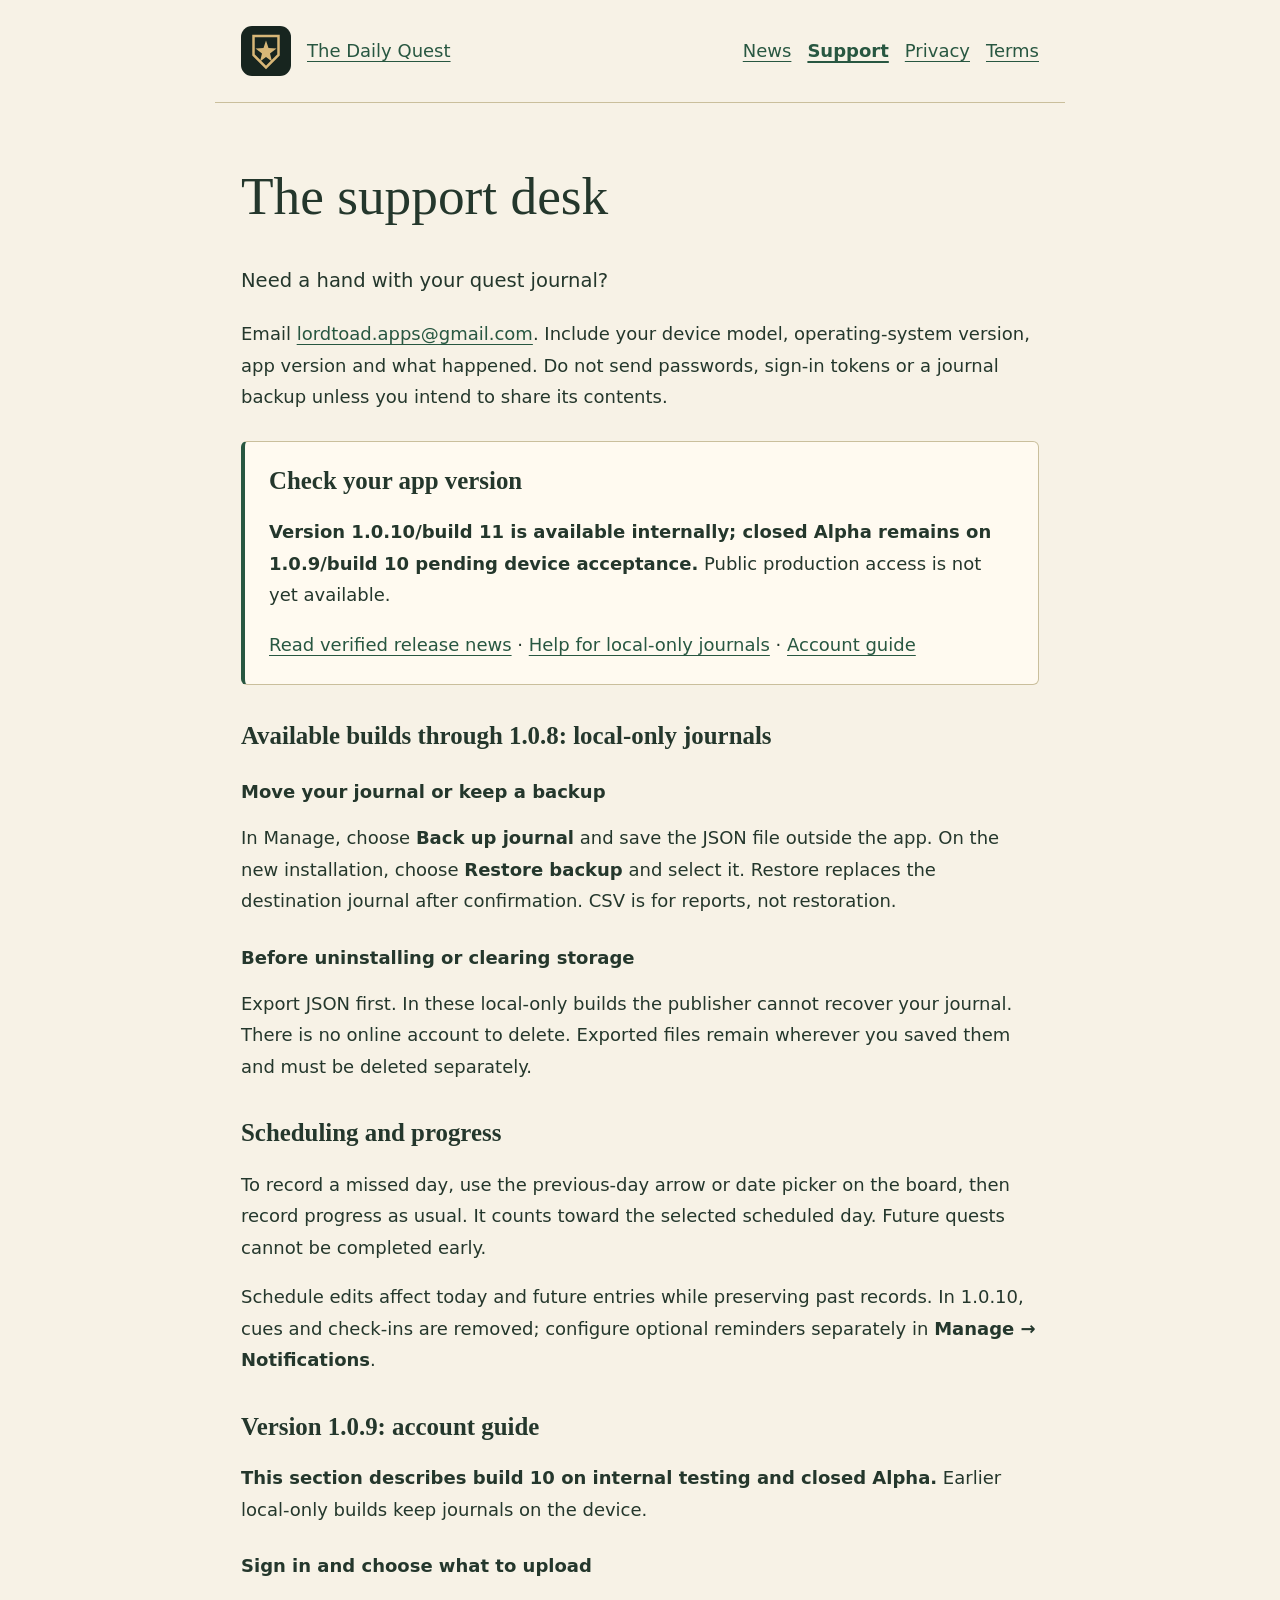
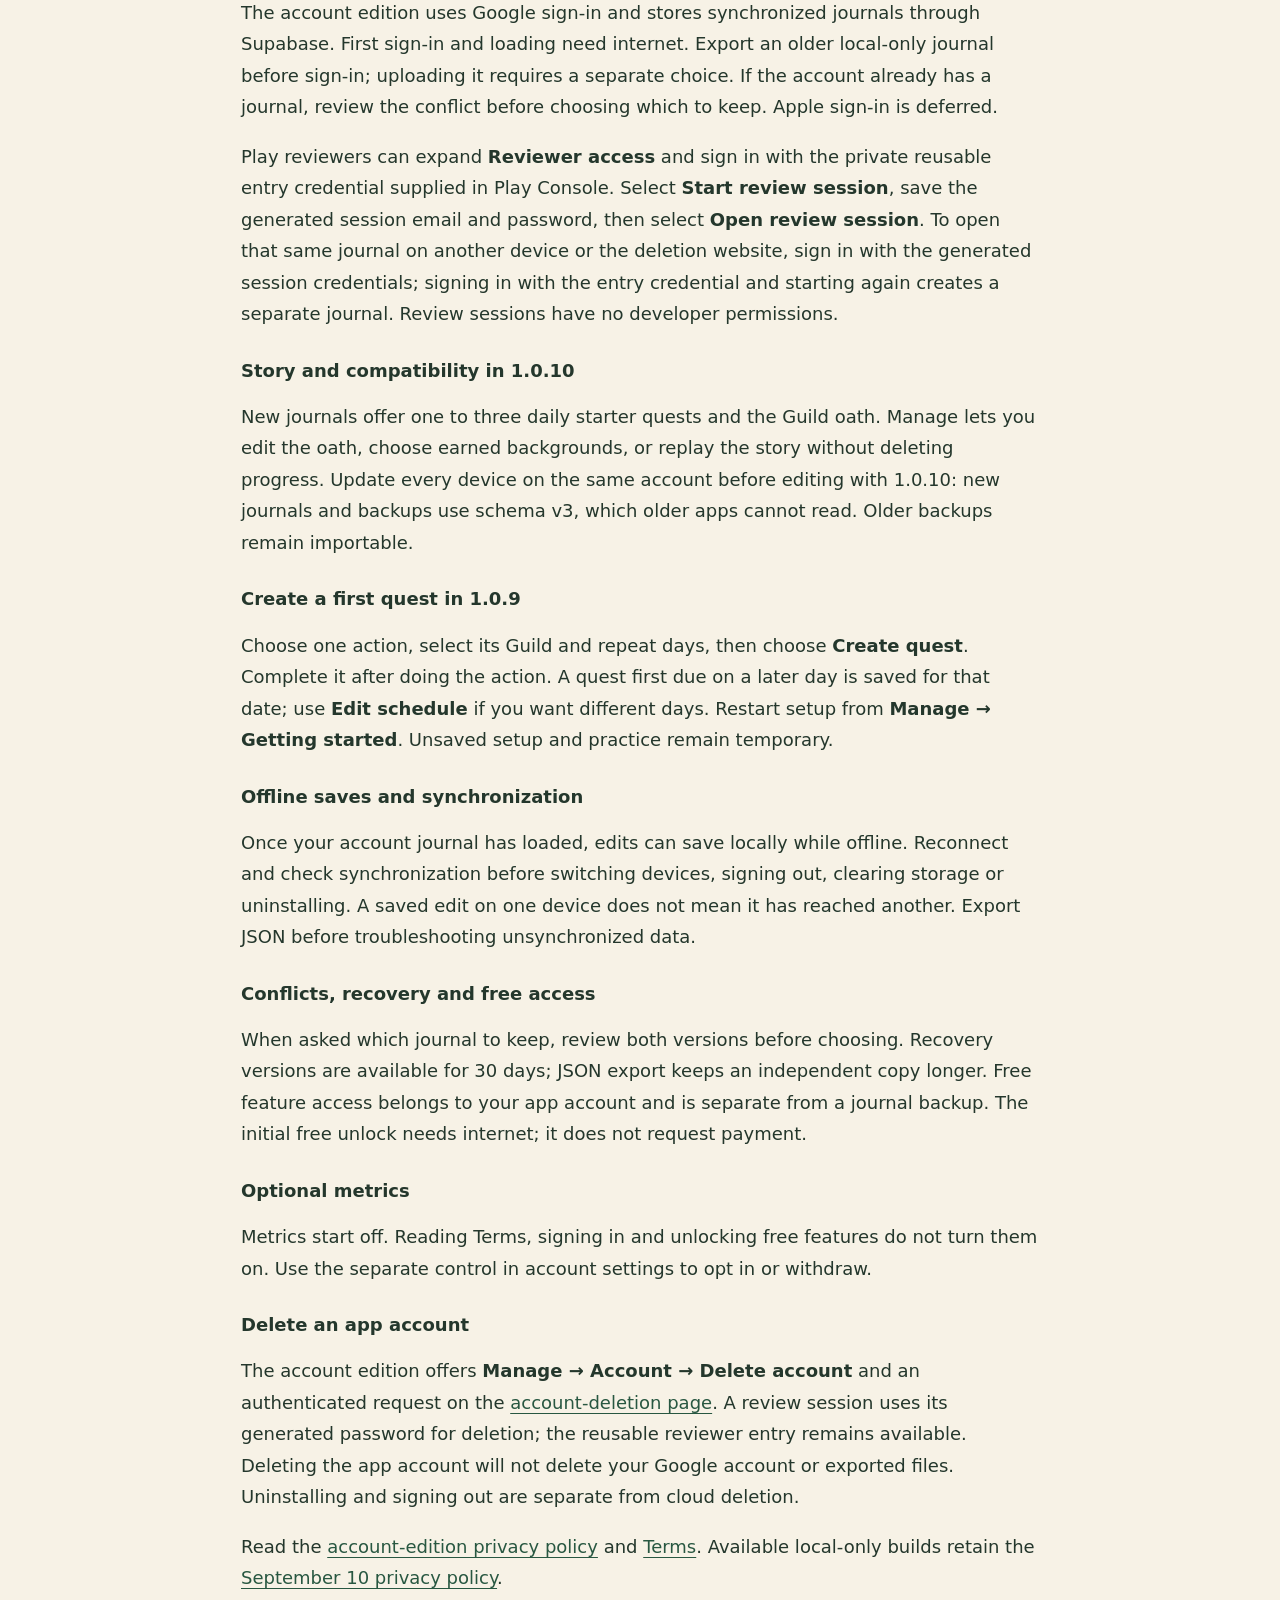
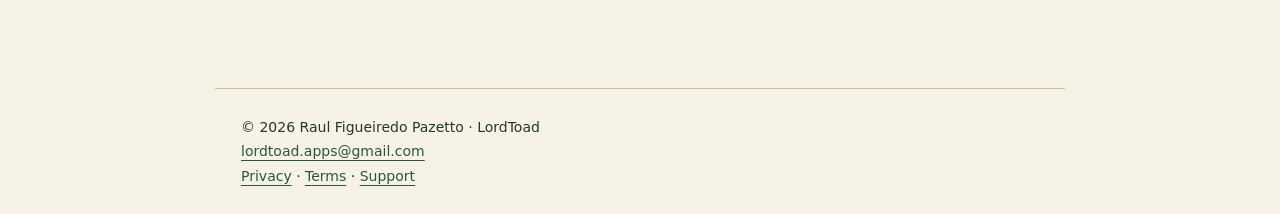
<file: support/index.html>
<!doctype html>
<html lang="en">
<head>
  <meta charset="utf-8">
  <meta name="viewport" content="width=device-width,initial-scale=1">
  <meta name="description" content="Version-specific help for local and account journals, backups, scheduling and deletion.">
  <title>The support desk · The Daily Quest</title>
  <link rel="stylesheet" href="../style.css">
  <link rel="icon" href="../crest.svg">
</head>
<body>
  <a class="skip-link" href="#main">Skip to content</a>
  <header><img src="../crest.svg" alt=""><a class="brand" href="../">The Daily Quest</a><nav aria-label="Main"><a href="../news/">News</a><a href="../support/" aria-current="page">Support</a><a href="../privacy/">Privacy</a><a href="../terms/">Terms</a></nav></header>
  <main id="main" tabindex="-1">
    <h1>The support desk</h1>
    <p class="lead">Need a hand with your quest journal?</p>
    <p>Email <a href="mailto:lordtoad.apps@gmail.com">lordtoad.apps@gmail.com</a>. Include your device model, operating-system version, app version and what happened. Do not send passwords, sign-in tokens or a journal backup unless you intend to share its contents.</p>
    <aside class="notice" aria-labelledby="support-versions">
      <h2 id="support-versions">Check your app version</h2>
      <p><strong>Version 1.0.10/build 11 is available internally; closed Alpha remains on 1.0.9/build 10 pending device acceptance.</strong> Public production access is not yet available.</p>
      <p><a href="../news/">Read verified release news</a> · <a href="#local-edition">Help for local-only journals</a> · <a href="#account-edition">Account guide</a></p>
    </aside>
    <h2 id="local-edition">Available builds through 1.0.8: local-only journals</h2>
    <h3>Move your journal or keep a backup</h3>
    <p>In Manage, choose <strong>Back up journal</strong> and save the JSON file outside the app. On the new installation, choose <strong>Restore backup</strong> and select it. Restore replaces the destination journal after confirmation. CSV is for reports, not restoration.</p>
    <h3>Before uninstalling or clearing storage</h3>
    <p>Export JSON first. In these local-only builds the publisher cannot recover your journal. There is no online account to delete. Exported files remain wherever you saved them and must be deleted separately.</p>
    <h2>Scheduling and progress</h2>
    <p>To record a missed day, use the previous-day arrow or date picker on the board, then record progress as usual. It counts toward the selected scheduled day. Future quests cannot be completed early.</p>
    <p>Schedule edits affect today and future entries while preserving past records. In 1.0.10, cues and check-ins are removed; configure optional reminders separately in <strong>Manage → Notifications</strong>.</p>
    <section aria-labelledby="account-edition">
      <h2 id="account-edition">Version 1.0.9: account guide</h2>
      <p><strong>This section describes build 10 on internal testing and closed Alpha.</strong> Earlier local-only builds keep journals on the device.</p>
      <h3>Sign in and choose what to upload</h3>
      <p>The account edition uses Google sign-in and stores synchronized journals through Supabase. First sign-in and loading need internet. Export an older local-only journal before sign-in; uploading it requires a separate choice. If the account already has a journal, review the conflict before choosing which to keep. Apple sign-in is deferred.</p>
      <p>Play reviewers can expand <strong>Reviewer access</strong> and sign in with the private reusable entry credential supplied in Play Console. Select <strong>Start review session</strong>, save the generated session email and password, then select <strong>Open review session</strong>. To open that same journal on another device or the deletion website, sign in with the generated session credentials; signing in with the entry credential and starting again creates a separate journal. Review sessions have no developer permissions.</p>
      <h3>Story and compatibility in 1.0.10</h3><p>New journals offer one to three daily starter quests and the Guild oath. Manage lets you edit the oath, choose earned backgrounds, or replay the story without deleting progress. Update every device on the same account before editing with 1.0.10: new journals and backups use schema v3, which older apps cannot read. Older backups remain importable.</p><h3>Create a first quest in 1.0.9</h3>
      <p>Choose one action, select its Guild and repeat days, then choose <strong>Create quest</strong>. Complete it after doing the action. A quest first due on a later day is saved for that date; use <strong>Edit schedule</strong> if you want different days. Restart setup from <strong>Manage → Getting started</strong>. Unsaved setup and practice remain temporary.</p>
      <h3>Offline saves and synchronization</h3>
      <p>Once your account journal has loaded, edits can save locally while offline. Reconnect and check synchronization before switching devices, signing out, clearing storage or uninstalling. A saved edit on one device does not mean it has reached another. Export JSON before troubleshooting unsynchronized data.</p>
      <h3>Conflicts, recovery and free access</h3>
      <p>When asked which journal to keep, review both versions before choosing. Recovery versions are available for 30 days; JSON export keeps an independent copy longer. Free feature access belongs to your app account and is separate from a journal backup. The initial free unlock needs internet; it does not request payment.</p>
      <h3>Optional metrics</h3>
      <p>Metrics start off. Reading Terms, signing in and unlocking free features do not turn them on. Use the separate control in account settings to opt in or withdraw.</p>
      <h3>Delete an app account</h3>
      <p>The account edition offers <strong>Manage → Account → Delete account</strong> and an authenticated request on the <a href="../delete-account/">account-deletion page</a>. A review session uses its generated password for deletion; the reusable reviewer entry remains available. Deleting the app account will not delete your Google account or exported files. Uninstalling and signing out are separate from cloud deletion.</p>
      <p>Read the <a href="../privacy/">account-edition privacy policy</a> and <a href="../terms/">Terms</a>. Available local-only builds retain the <a href="../privacy/2026-09-10.html">September 10 privacy policy</a>.</p>
    </section>
  </main>
  <footer>© 2026 Raul Figueiredo Pazetto · LordToad<br><a href="mailto:lordtoad.apps@gmail.com">lordtoad.apps@gmail.com</a><br><a href="../privacy/">Privacy</a> · <a href="../terms/">Terms</a> · <a href="../support/">Support</a></footer>
</body>
</html>
</file>
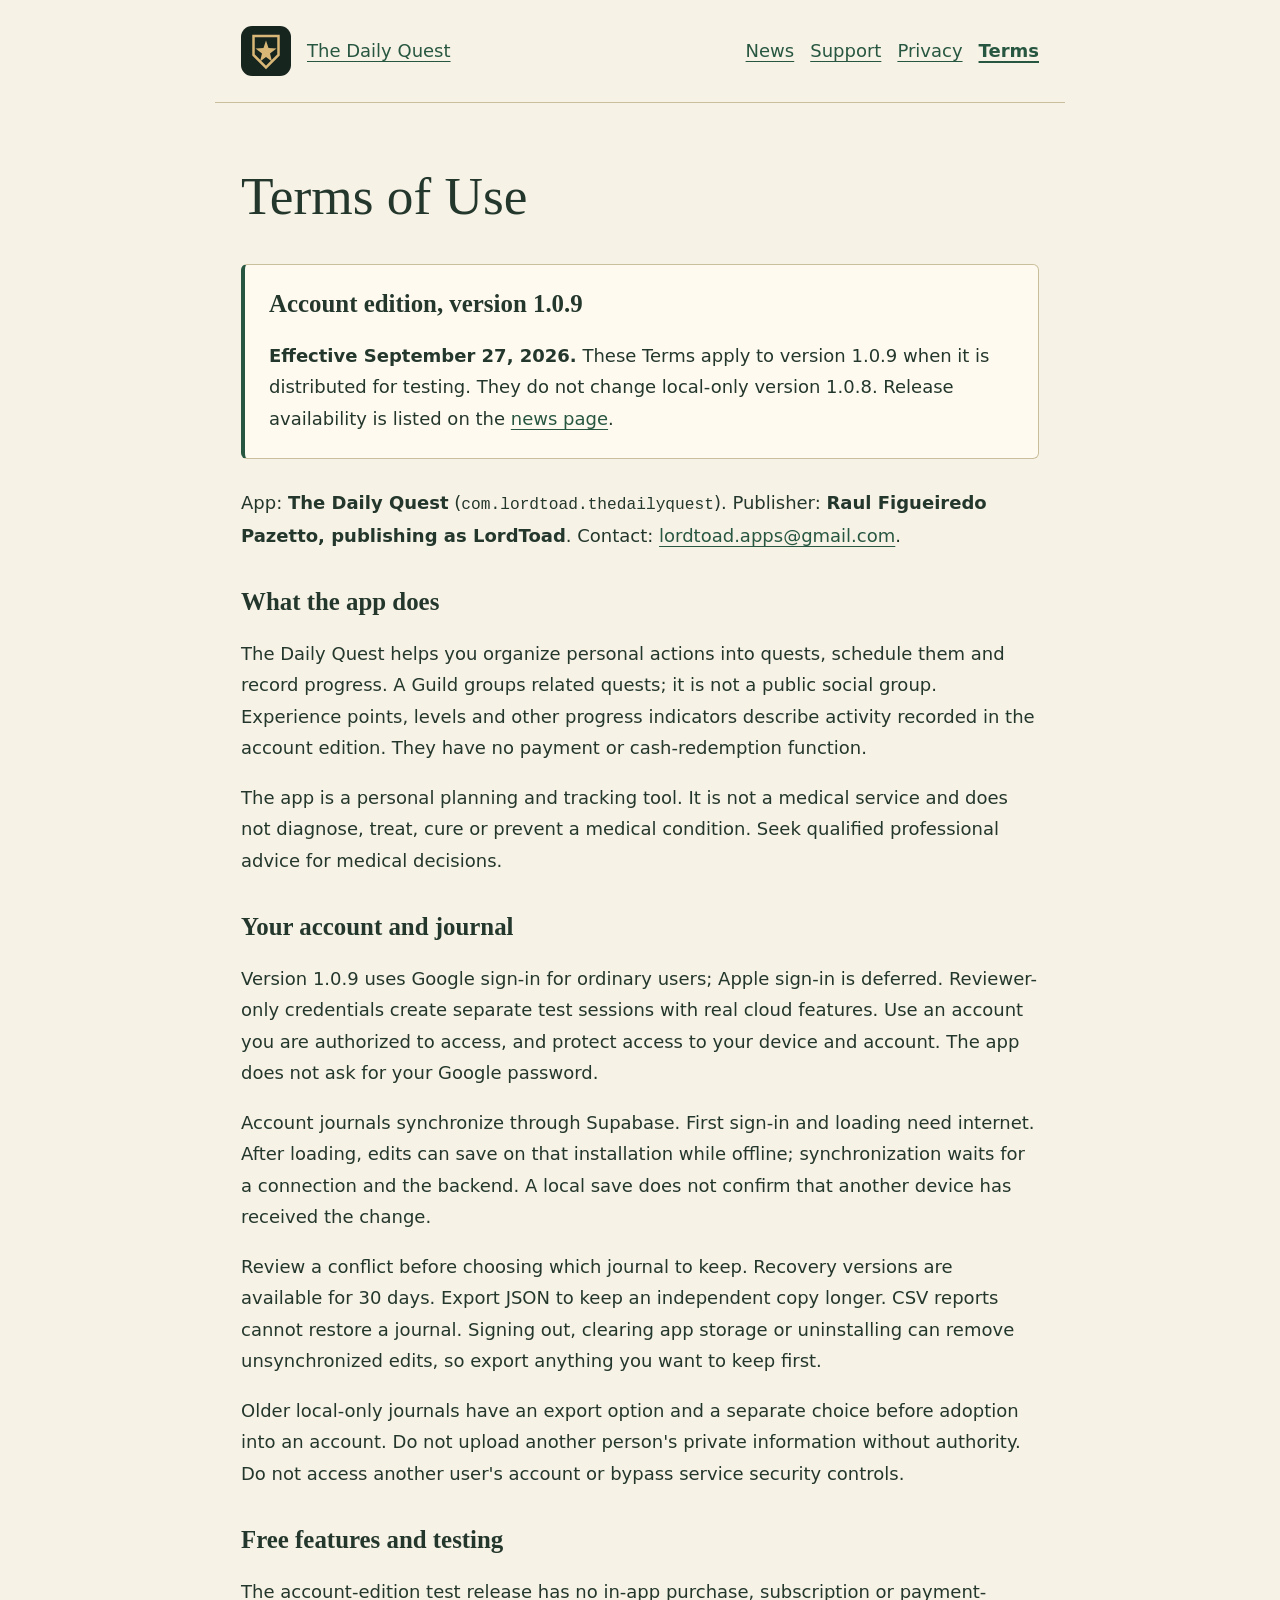
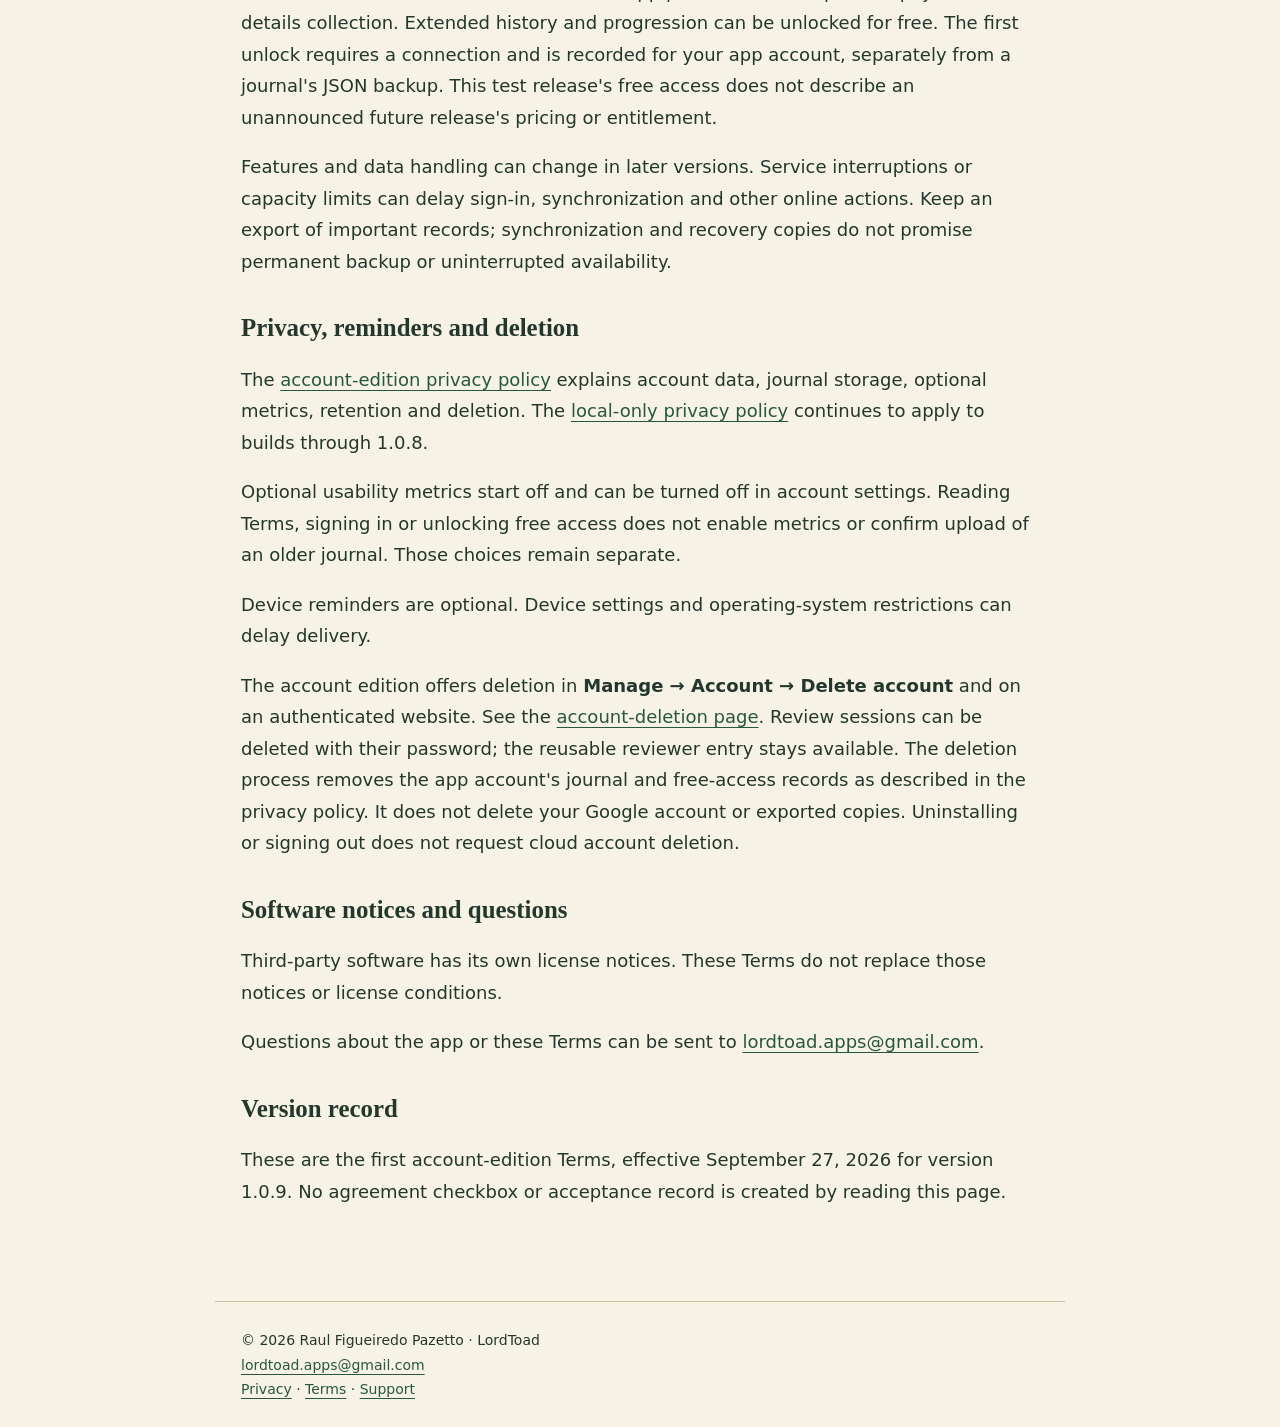
<file: terms/index.html>
<!doctype html>
<html lang="en">
<head>
  <meta charset="utf-8">
  <meta name="viewport" content="width=device-width,initial-scale=1">
  <meta name="description" content="Terms of Use for The Daily Quest account edition.">
  <title>Terms of Use · The Daily Quest</title>
  <link rel="stylesheet" href="../style.css">
  <link rel="icon" href="../crest.svg">
</head>
<body>
  <a class="skip-link" href="#main">Skip to content</a>
  <header><img src="../crest.svg" alt=""><a class="brand" href="../">The Daily Quest</a><nav aria-label="Main"><a href="../news/">News</a><a href="../support/">Support</a><a href="../privacy/">Privacy</a><a href="../terms/" aria-current="page">Terms</a></nav></header>
  <main id="main" tabindex="-1">
    <h1>Terms of Use</h1>
    <aside class="notice" aria-labelledby="terms-status">
      <h2 id="terms-status">Account edition, version 1.0.9</h2>
      <p><strong>Effective September 27, 2026.</strong> These Terms apply to version 1.0.9 when it is distributed for testing. They do not change local-only version 1.0.8. Release availability is listed on the <a href="../news/">news page</a>.</p>
    </aside>
    <p>App: <strong>The Daily Quest</strong> (<code>com.lordtoad.thedailyquest</code>). Publisher: <strong>Raul Figueiredo Pazetto, publishing as LordToad</strong>. Contact: <a href="mailto:lordtoad.apps@gmail.com">lordtoad.apps@gmail.com</a>.</p>
    <h2>What the app does</h2>
    <p>The Daily Quest helps you organize personal actions into quests, schedule them and record progress. A Guild groups related quests; it is not a public social group. Experience points, levels and other progress indicators describe activity recorded in the account edition. They have no payment or cash-redemption function.</p>
    <p>The app is a personal planning and tracking tool. It is not a medical service and does not diagnose, treat, cure or prevent a medical condition. Seek qualified professional advice for medical decisions.</p>
    <h2>Your account and journal</h2>
    <p>Version 1.0.9 uses Google sign-in for ordinary users; Apple sign-in is deferred. Reviewer-only credentials create separate test sessions with real cloud features. Use an account you are authorized to access, and protect access to your device and account. The app does not ask for your Google password.</p>
    <p>Account journals synchronize through Supabase. First sign-in and loading need internet. After loading, edits can save on that installation while offline; synchronization waits for a connection and the backend. A local save does not confirm that another device has received the change.</p>
    <p>Review a conflict before choosing which journal to keep. Recovery versions are available for 30 days. Export JSON to keep an independent copy longer. CSV reports cannot restore a journal. Signing out, clearing app storage or uninstalling can remove unsynchronized edits, so export anything you want to keep first.</p>
    <p>Older local-only journals have an export option and a separate choice before adoption into an account. Do not upload another person's private information without authority. Do not access another user's account or bypass service security controls.</p>
    <h2>Free features and testing</h2>
    <p>The account-edition test release has no in-app purchase, subscription or payment-details collection. Extended history and progression can be unlocked for free. The first unlock requires a connection and is recorded for your app account, separately from a journal's JSON backup. This test release's free access does not describe an unannounced future release's pricing or entitlement.</p>
    <p>Features and data handling can change in later versions. Service interruptions or capacity limits can delay sign-in, synchronization and other online actions. Keep an export of important records; synchronization and recovery copies do not promise permanent backup or uninterrupted availability.</p>
    <h2>Privacy, reminders and deletion</h2>
    <p>The <a href="../privacy/">account-edition privacy policy</a> explains account data, journal storage, optional metrics, retention and deletion. The <a href="../privacy/2026-09-10.html">local-only privacy policy</a> continues to apply to builds through 1.0.8.</p>
    <p>Optional usability metrics start off and can be turned off in account settings. Reading Terms, signing in or unlocking free access does not enable metrics or confirm upload of an older journal. Those choices remain separate.</p>
    <p>Device reminders are optional. Device settings and operating-system restrictions can delay delivery.</p>
    <p>The account edition offers deletion in <strong>Manage → Account → Delete account</strong> and on an authenticated website. See the <a href="../delete-account/">account-deletion page</a>. Review sessions can be deleted with their password; the reusable reviewer entry stays available. The deletion process removes the app account's journal and free-access records as described in the privacy policy. It does not delete your Google account or exported copies. Uninstalling or signing out does not request cloud account deletion.</p>
    <h2>Software notices and questions</h2>
    <p>Third-party software has its own license notices. These Terms do not replace those notices or license conditions.</p>
    <p>Questions about the app or these Terms can be sent to <a href="mailto:lordtoad.apps@gmail.com">lordtoad.apps@gmail.com</a>.</p>
    <h2>Version record</h2>
    <p>These are the first account-edition Terms, effective September 27, 2026 for version 1.0.9. No agreement checkbox or acceptance record is created by reading this page.</p>
  </main>
  <footer>© 2026 Raul Figueiredo Pazetto · LordToad<br><a href="mailto:lordtoad.apps@gmail.com">lordtoad.apps@gmail.com</a><br><a href="../privacy/">Privacy</a> · <a href="../terms/">Terms</a> · <a href="../support/">Support</a></footer>
</body>
</html>
</file>
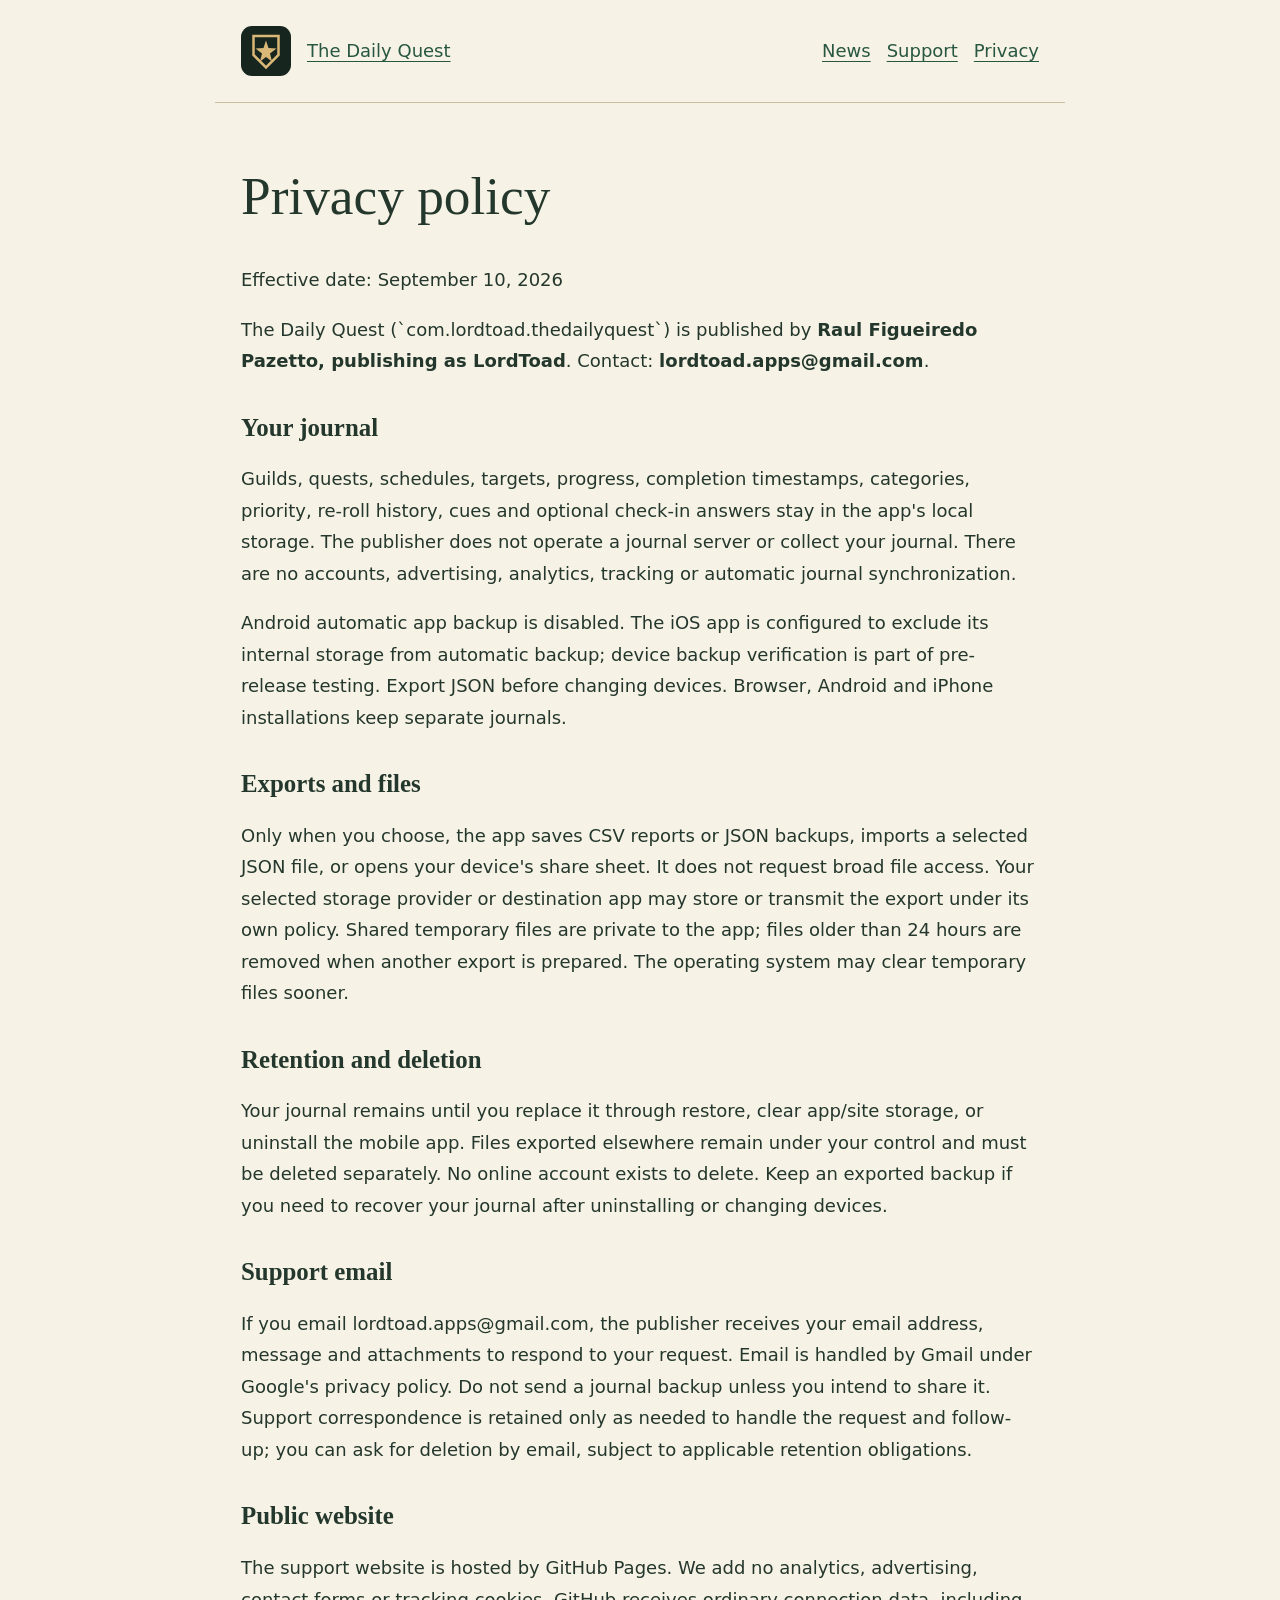
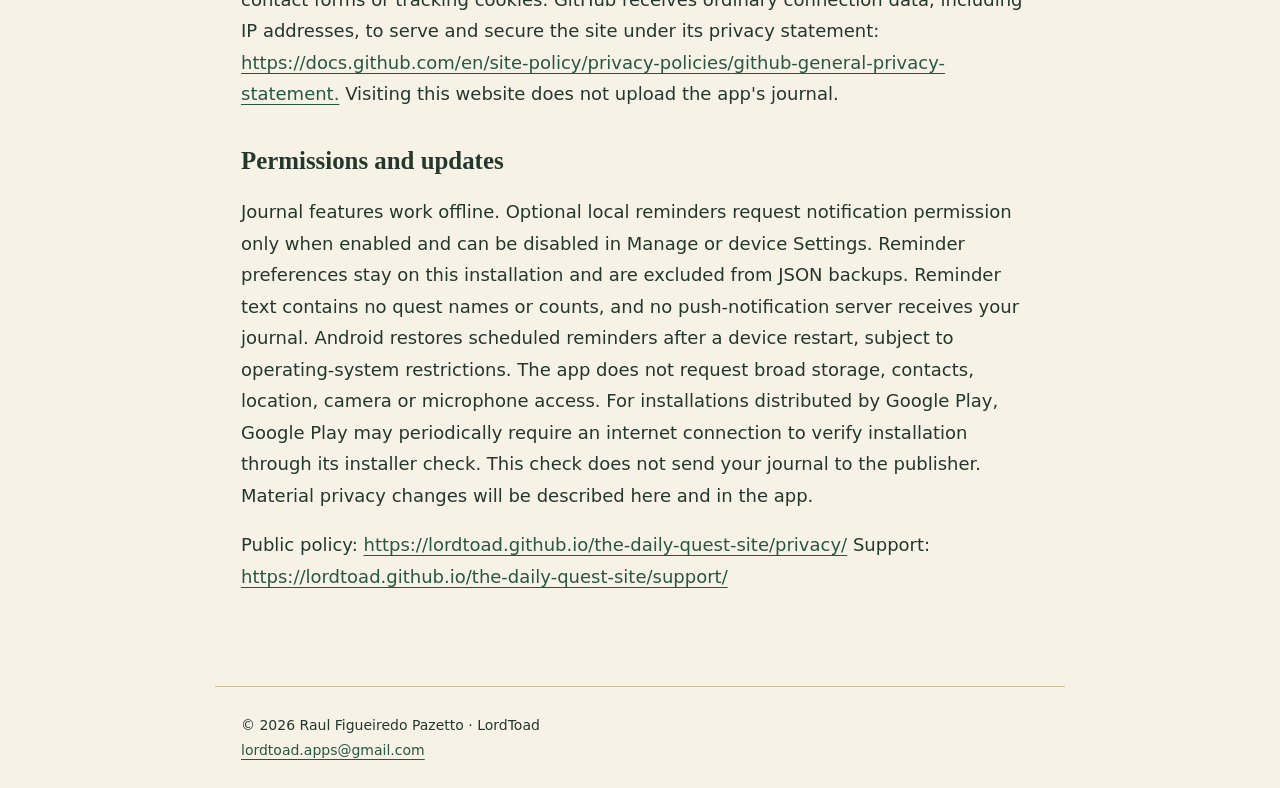
<file: privacy/2026-09-10.html>
<!doctype html><html lang="en"><head><meta charset="utf-8"><meta name="viewport" content="width=device-width,initial-scale=1"><meta name="description" content="The Daily Quest: offline personal quests, support and privacy."><title>Privacy policy · The Daily Quest</title><link rel="stylesheet" href="../style.css"><link rel="icon" href="../crest.svg"></head><body><header><img src="../crest.svg" alt=""><a href="../">The Daily Quest</a><nav aria-label="Main"><a href="../news/">News</a><a href="../support/">Support</a><a href="../privacy/">Privacy</a></nav></header><main><h1>Privacy policy</h1>
<p>Effective date: September 10, 2026</p>
<p>The Daily Quest (`com.lordtoad.thedailyquest`) is published by <strong>Raul Figueiredo Pazetto, publishing as LordToad</strong>. Contact: <strong>lordtoad.apps@gmail.com</strong>.</p>
<h2>Your journal</h2>
<p>Guilds, quests, schedules, targets, progress, completion timestamps, categories, priority, re-roll history, cues and optional check-in answers stay in the app's local storage. The publisher does not operate a journal server or collect your journal. There are no accounts, advertising, analytics, tracking or automatic journal synchronization.</p>
<p>Android automatic app backup is disabled. The iOS app is configured to exclude its internal storage from automatic backup; device backup verification is part of pre-release testing. Export JSON before changing devices. Browser, Android and iPhone installations keep separate journals.</p>
<h2>Exports and files</h2>
<p>Only when you choose, the app saves CSV reports or JSON backups, imports a selected JSON file, or opens your device's share sheet. It does not request broad file access. Your selected storage provider or destination app may store or transmit the export under its own policy. Shared temporary files are private to the app; files older than 24 hours are removed when another export is prepared. The operating system may clear temporary files sooner.</p>
<h2>Retention and deletion</h2>
<p>Your journal remains until you replace it through restore, clear app/site storage, or uninstall the mobile app. Files exported elsewhere remain under your control and must be deleted separately. No online account exists to delete. Keep an exported backup if you need to recover your journal after uninstalling or changing devices.</p>
<h2>Support email</h2>
<p>If you email lordtoad.apps@gmail.com, the publisher receives your email address, message and attachments to respond to your request. Email is handled by Gmail under Google's privacy policy. Do not send a journal backup unless you intend to share it. Support correspondence is retained only as needed to handle the request and follow-up; you can ask for deletion by email, subject to applicable retention obligations.</p>
<h2>Public website</h2>
<p>The support website is hosted by GitHub Pages. We add no analytics, advertising, contact forms or tracking cookies. GitHub receives ordinary connection data, including IP addresses, to serve and secure the site under its privacy statement: <a href="https://docs.github.com/en/site-policy/privacy-policies/github-general-privacy-statement">https://docs.github.com/en/site-policy/privacy-policies/github-general-privacy-statement.</a> Visiting this website does not upload the app's journal.</p>
<h2>Permissions and updates</h2>
<p>Journal features work offline. Optional local reminders request notification permission only when enabled and can be disabled in Manage or device Settings. Reminder preferences stay on this installation and are excluded from JSON backups. Reminder text contains no quest names or counts, and no push-notification server receives your journal. Android restores scheduled reminders after a device restart, subject to operating-system restrictions. The app does not request broad storage, contacts, location, camera or microphone access. For installations distributed by Google Play, Google Play may periodically require an internet connection to verify installation through its installer check. This check does not send your journal to the publisher. Material privacy changes will be described here and in the app.</p>
<p>Public policy: <a href="https://lordtoad.github.io/the-daily-quest-site/privacy/">https://lordtoad.github.io/the-daily-quest-site/privacy/</a>
Support: <a href="https://lordtoad.github.io/the-daily-quest-site/support/">https://lordtoad.github.io/the-daily-quest-site/support/</a>
</p></main><footer>© 2026 Raul Figueiredo Pazetto · LordToad<br><a href="mailto:lordtoad.apps@gmail.com">lordtoad.apps@gmail.com</a></footer></body></html>
</file>
<file: style.css>
* { box-sizing: border-box; }
html { scroll-padding-top: 1rem; }
body { margin: 0; background: #f7f2e6; color: #24372c; font: 1.125rem/1.75 system-ui, sans-serif; }
header, main, footer { max-width: 850px; margin: auto; padding: clamp(18px, 4vw, 26px); }
header { display: flex; flex-wrap: wrap; align-items: center; gap: 12px 16px; border-bottom: 1px solid #cabf9c; }
header img { width: 50px; flex: 0 0 50px; }
.brand { min-width: 0; flex: 1 1 190px; }
nav { margin-left: auto; display: flex; flex-wrap: wrap; gap: 4px 16px; }
nav a { display: inline-flex; align-items: center; min-height: 44px; }
a { color: #285741; text-underline-offset: 4px; overflow-wrap: anywhere; }
a:focus-visible { outline: 3px solid #84601e; outline-offset: 5px; }
nav a[aria-current="page"] { font-weight: 700; text-decoration-thickness: 2px; }
h1, h2 { font-family: Georgia, serif; line-height: 1.2; overflow-wrap: anywhere; }
h1 { font-size: clamp(2rem, 7vw, 3.333rem); font-weight: 400; }
h2 { font-size: 1.556rem; margin-top: 2.25rem; }
h3 { font-size: 1.125rem; line-height: 1.4; margin-top: 1.75rem; }
p, li { overflow-wrap: anywhere; }
li + li { margin-top: .65rem; }
ul { padding-left: 1.5rem; }
code { font-size: .9em; overflow-wrap: anywhere; }
.lead { font-size: 1.222rem; }
.small { font-size: 1rem; }
.button { display: inline-block; padding: 12px 22px; background: #243d30; color: white; border-radius: 8px; }
.notice { margin: 1.75rem 0; padding: clamp(16px, 3vw, 24px); border: 1px solid #cabf9c; border-left: 4px solid #285741; border-radius: 6px; background: #fffaf0; }
.notice h2 { margin-top: 0; }
.notice > :last-child { margin-bottom: 0; }
.upcoming { border-left-color: #84601e; }
footer { font-size: .875rem; border-top: 1px solid #cabf9c; margin-top: 50px; }
.skip-link { position: absolute; top: 0; left: 12px; z-index: 1; transform: translateY(-120%); padding: 12px 18px; background: #243d30; color: white; }
.skip-link:focus { transform: translateY(0); }
@media (max-width: 650px) { nav { margin-left: 0; width: 100%; } }
</file>
<file: delete-account/assets/index-T7b8GHg0.css>
.account-gate{min-height:100dvh;display:grid;place-items:center;padding:clamp(1rem,5vw,3rem);background:var(--paper,#f7f4ec);color:var(--ink,#24372c)}.account-card{box-sizing:border-box;min-width:0;width:min(100%,34rem);padding:clamp(1.25rem,4vw,2.5rem);border:1px solid #cabf9c;border-radius:18px;background:#fffdf8;box-shadow:0 8px 35px #24372c0d;overflow-wrap:anywhere}.account-card h1{font-size:clamp(1.8rem,6vw,2.6rem);line-height:1.16;margin:.5rem 0 1rem}.account-eyebrow{font-size:.75rem;letter-spacing:.15em;font-weight:700}.account-card p,.account-settings p,.account-sync p{line-height:1.55}.account-providers{display:grid;gap:.7rem;margin:1.25rem 0}.account-provider{display:flex;align-items:center;justify-content:center;gap:.75rem;width:100%;min-height:48px;border:1px solid #747775;border-radius:8px;padding:.8rem 1rem;font-family:system-ui,sans-serif;font-weight:600;font-size:1rem;cursor:pointer}.account-provider-google{background:#fff;color:#1f1f1f}.account-provider-apple{background:#000;color:#fff;border-color:#000}.account-provider svg{flex:none}.account-provider:disabled{opacity:.5;cursor:wait}.account-card button:not(.account-provider),.account-settings button:not(.account-provider),.account-sync button{min-height:44px;margin:.35rem .5rem .35rem 0}.account-note{font-size:.875rem;color:#526054}.account-links{display:flex;gap:1.25rem;flex-wrap:wrap;font-size:.875rem}.account-links a{color:#285741}.account-card [role=alert],.account-settings [role=alert]{color:#8a2924}.account-settings{max-width:42rem}.account-settings h3{margin-top:1.75rem}.account-consent{display:flex;align-items:center;gap:.65rem;min-height:44px;font-weight:600}.account-consent input{width:1.2rem;height:1.2rem}.account-sync{padding:.7rem 1rem;border:1px solid #c9d2c8;border-radius:10px;background:#f4f7f0}.account-sync p{margin:.25rem 0}.account-conflict,.account-confirm{padding:.8rem;margin-top:.7rem;border:1px solid #b59762;border-radius:8px;background:#fff9e9}.account-recoveries{padding-left:1.3rem}.account-recoveries li{margin:1rem 0}.account-recoveries span{display:block;overflow-wrap:anywhere}.account-settings .danger{color:#8a2924}.account-gate :focus-visible,.account-settings :focus-visible,.account-sync :focus-visible{outline:3px solid #946924;outline-offset:3px}@media(prefers-reduced-motion:reduce){.account-gate *,.account-settings *{scroll-behavior:auto}}.account-sync{color:#24372c}.account-settings .account-note{color:#b9c8bd}.account-settings .account-links a{color:#e3c884}.account-settings .danger,.account-settings [role=alert]{color:#ffb5aa}.account-confirm,.account-conflict{color:#24372c;color-scheme:light}.account-settings .account-confirm .account-note{color:#526054}.account-confirm [role=alert],.account-conflict [role=alert],.account-sync [role=alert]{color:#8a2924}.account-gate{color-scheme:light}.account-review-access{margin:1rem 0;border-top:1px solid #cabf9c;padding-top:.8rem}.account-review-access summary{cursor:pointer;font-weight:600;min-height:44px}.account-review-access label,.account-card .account-confirm label,.account-settings .account-confirm label{display:grid;gap:.35rem;margin:.65rem 0}.account-review-access input,.account-card .account-confirm input,.account-settings .account-confirm input,.account-card details input{width:100%;max-width:100%;min-height:44px;padding:.6rem;border:1px solid #747775;border-radius:6px}.account-card code{overflow-wrap:anywhere;-webkit-user-select:all;user-select:all}.account-settings{min-width:0;overflow-wrap:anywhere}.account-card label,.account-confirm label{color:#24372c}
</file>
